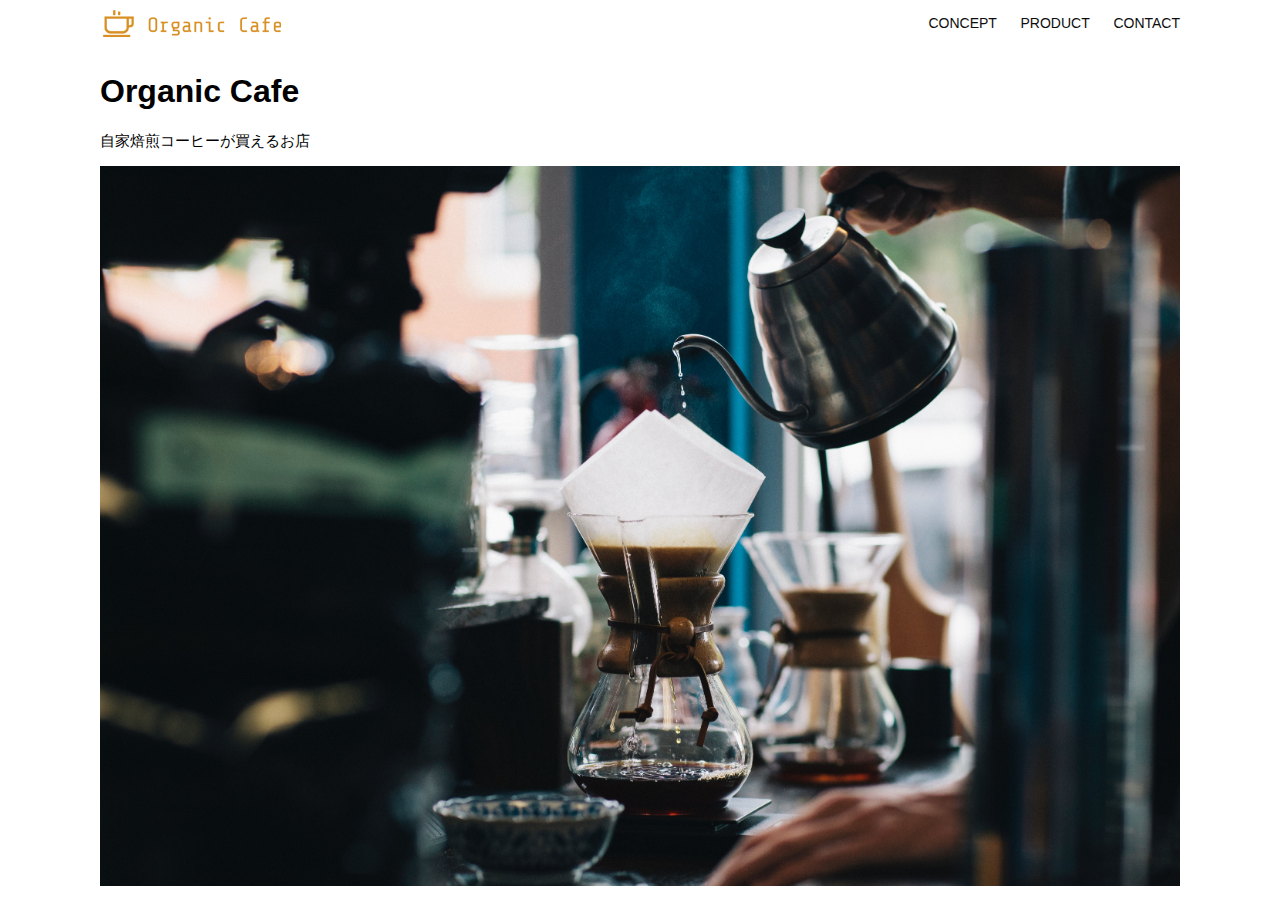
<file: kadai_013/index.html>
<!DOCTYPE html>
<html>
  <head>
    <title>Organic Cafe</title>
    <meta charset="UTF-8" />
    <meta
      name="description"
      content="自家焙煎のコーヒーがお家で楽しめるOrganic Cafe"
    />
    <meta name="viewport" content="width=device-width, initial-scale=1.0" />
    <link rel="stylesheet" href="style.css" />
  </head>
  <body>
    <!-- ヘッダー -->
    <header>
      <!-- ロゴ -->
      <a href="index.html" id="logo"
        ><img src="images/logo.png" alt="トップページに戻る"
      /></a>

      <!-- PC用ナビゲーション -->
      <nav id="nav-pc">
        <a href="index.html#concept">CONCEPT</a>
        <a href="index.html#product">PRODUCT</a>
        <a href="index.html#contact">CONTACT</a>
      </nav>
      <!--スマホ-->
      <img id="menu-sp" src="images/button-menu.png" alt="ナビゲーションを開く" onclick="document.getElementById('nav-sp').style.display='block'">
      <nav id="nav-sp">
        <img id="close" src="images/button-close.png" alt="ナビゲーションを閉じる" onclick="document.getElementById('nav-sp').style.display='none'">
        <img src="images/logo-sp.png" alt="トップページを閉じる">
        <a id="logo-sp" href="index.html" onclick="document.getElementById('nav-sp').style.display='none'">
        <img src="images/logo-sp.png" alt="トップページに戻る"></a>
        <a class="menu" href="index.html#concept" onclick="document.getElementById('nav-sp').style.display='none'">CONCEPT</a>
        <a class="menu" href="index.html#product" onclick="document.getElementById('nav-sp').style.display='none'">PRODUCT</a>
        <a class="menu" href="index.html#contact" onclick="document.getElementById('nav-sp').style.display='none'">CONTACT</a>
      </nav>
    </header>
    <main>
      <article>
        <!-- メインビジュアル -->
        <section id="main-visual">
          <div id="main-message">
            <h1>Organic Cafe</h1>
            <p>自家焙煎コーヒーが買えるお店</p>
          </div>
          <img
            src="images/main-image.jpg"
            alt="コーヒーをハンドドリップで淹れる画像"
          />
        </section>
      </article>
    </main>
  </body>
</html>
</file>
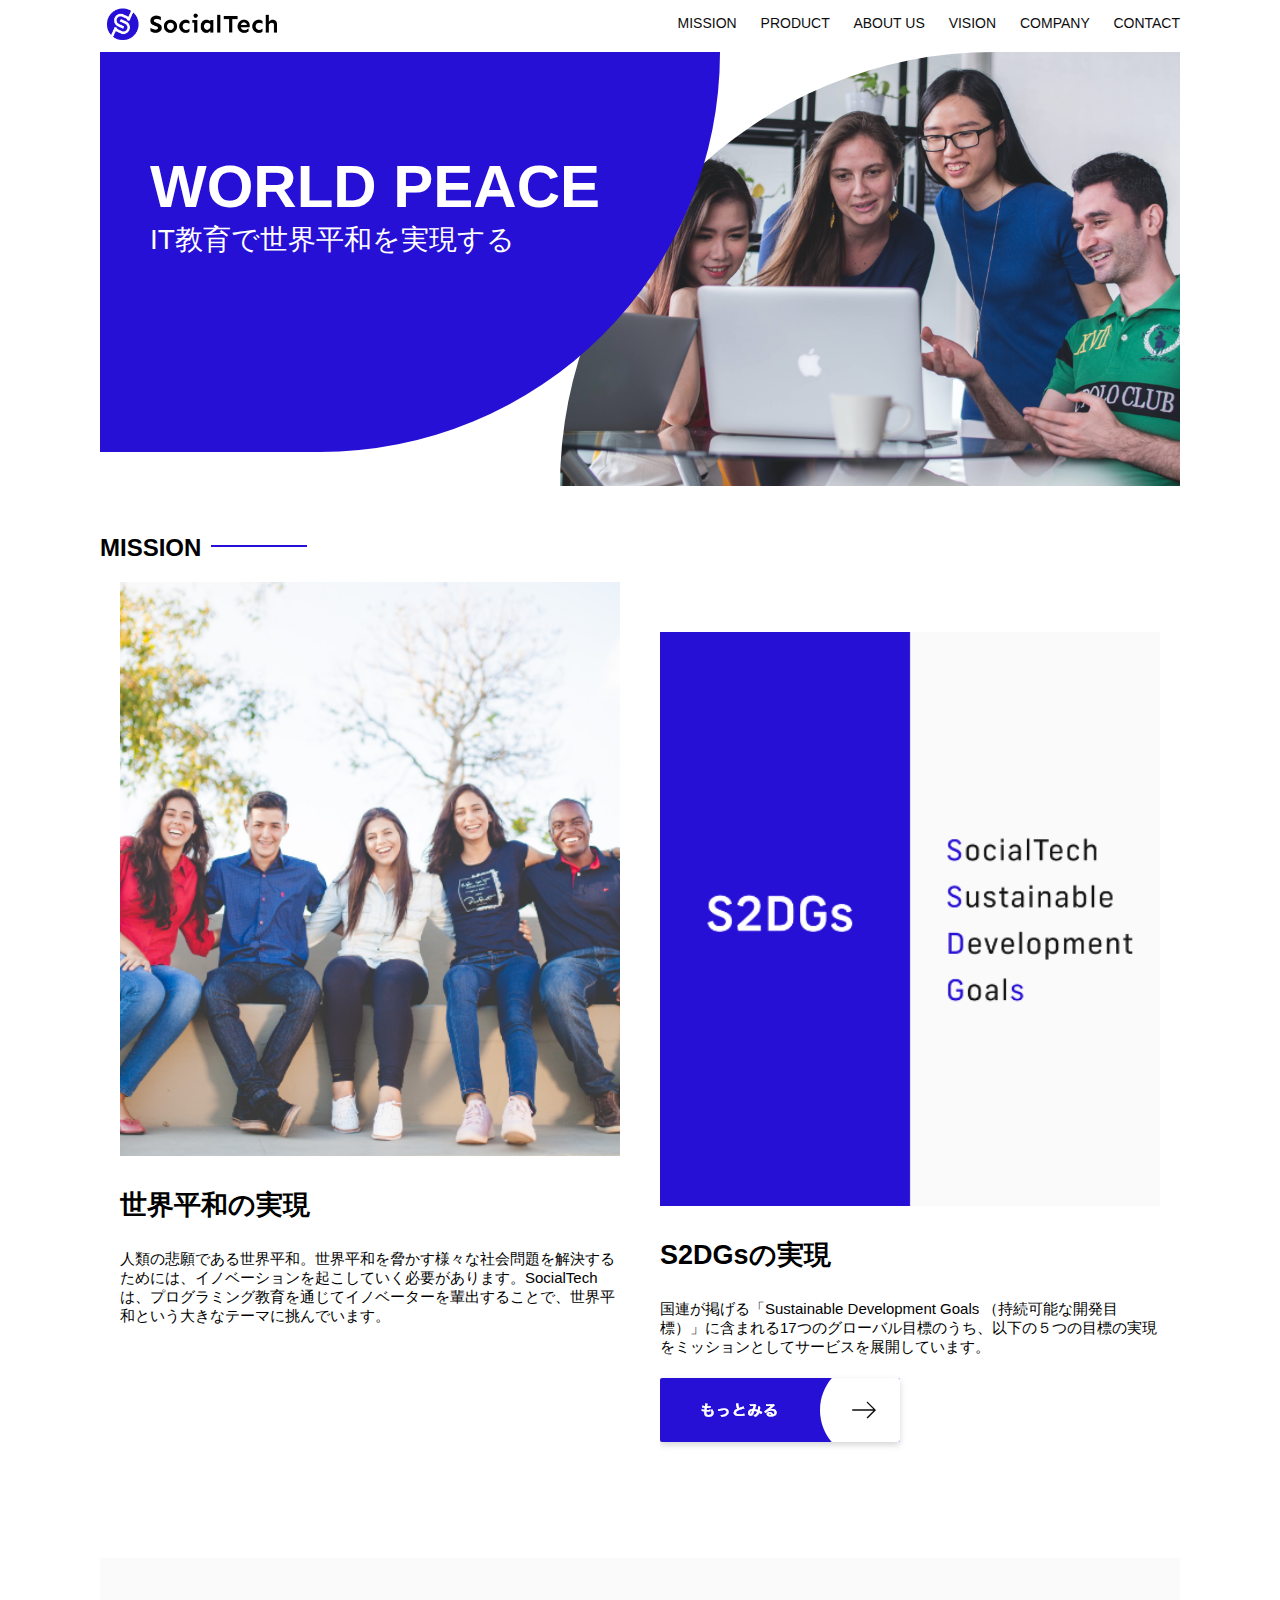
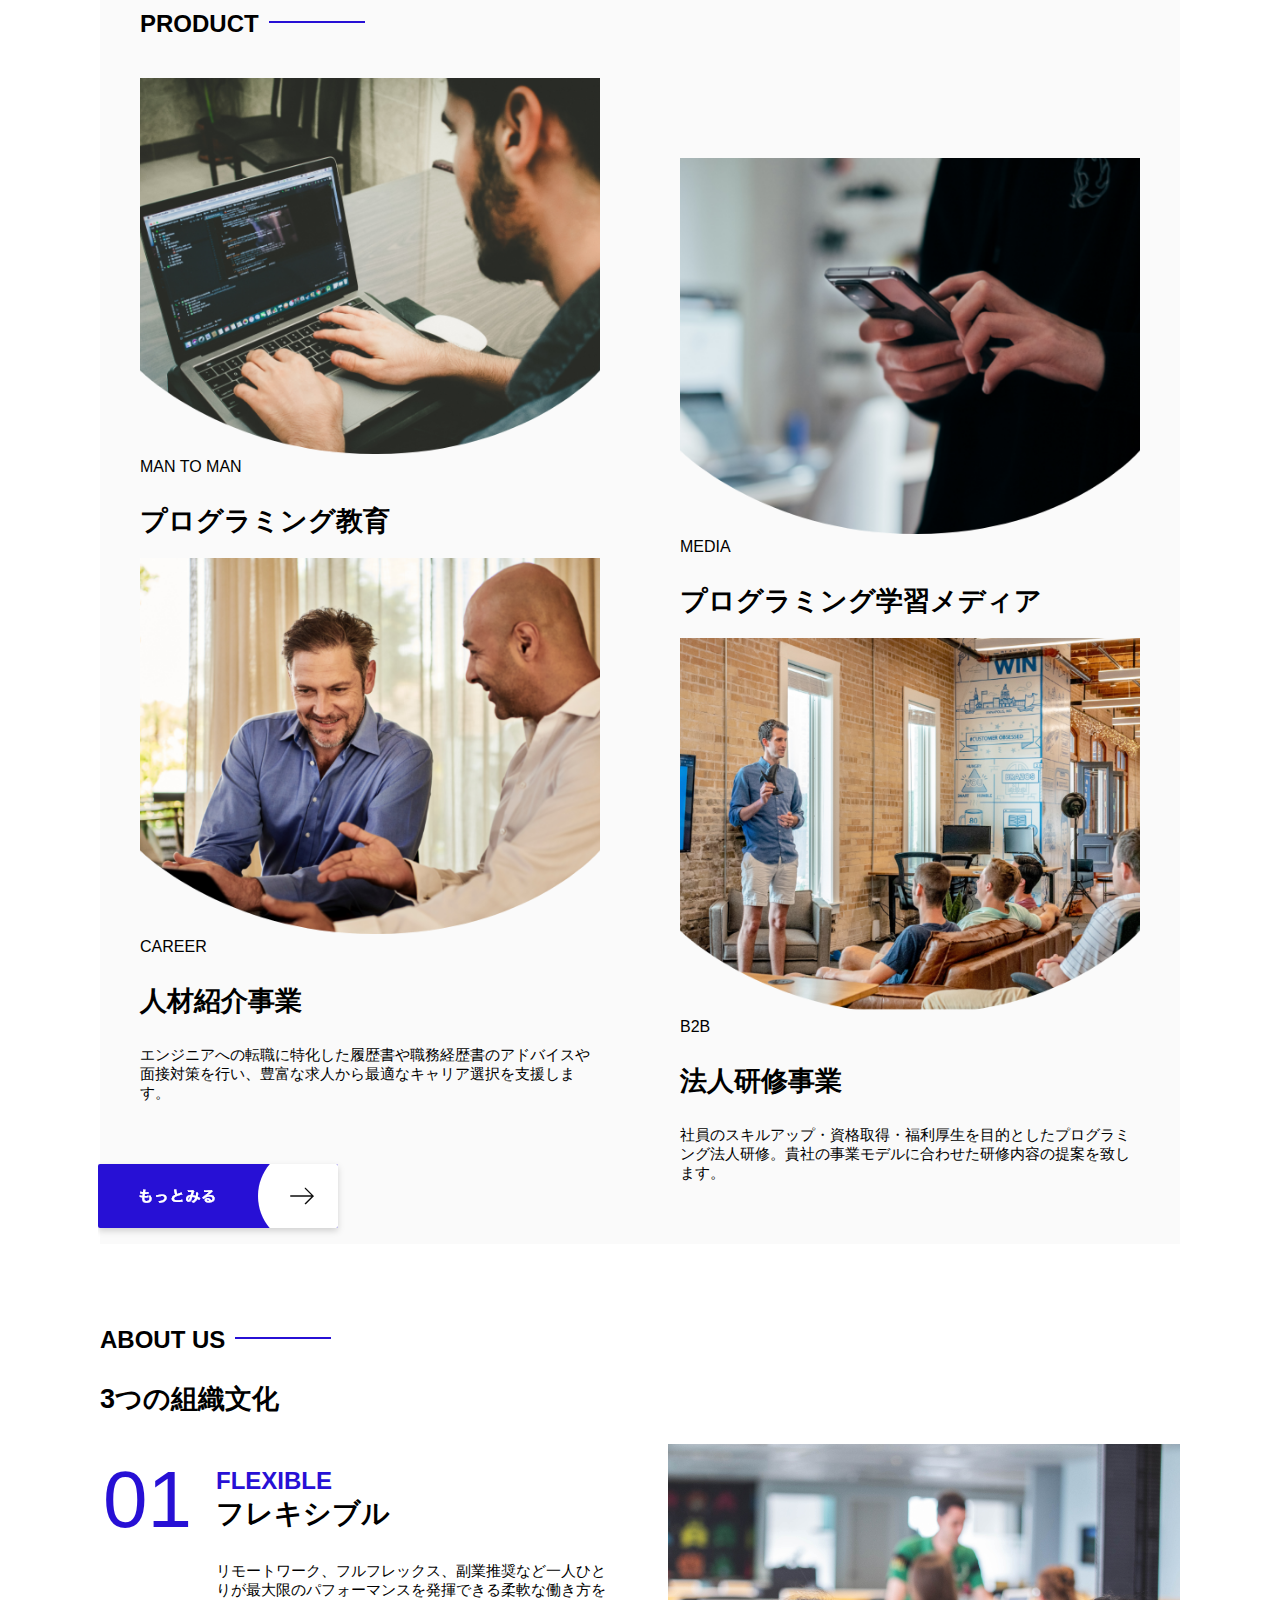
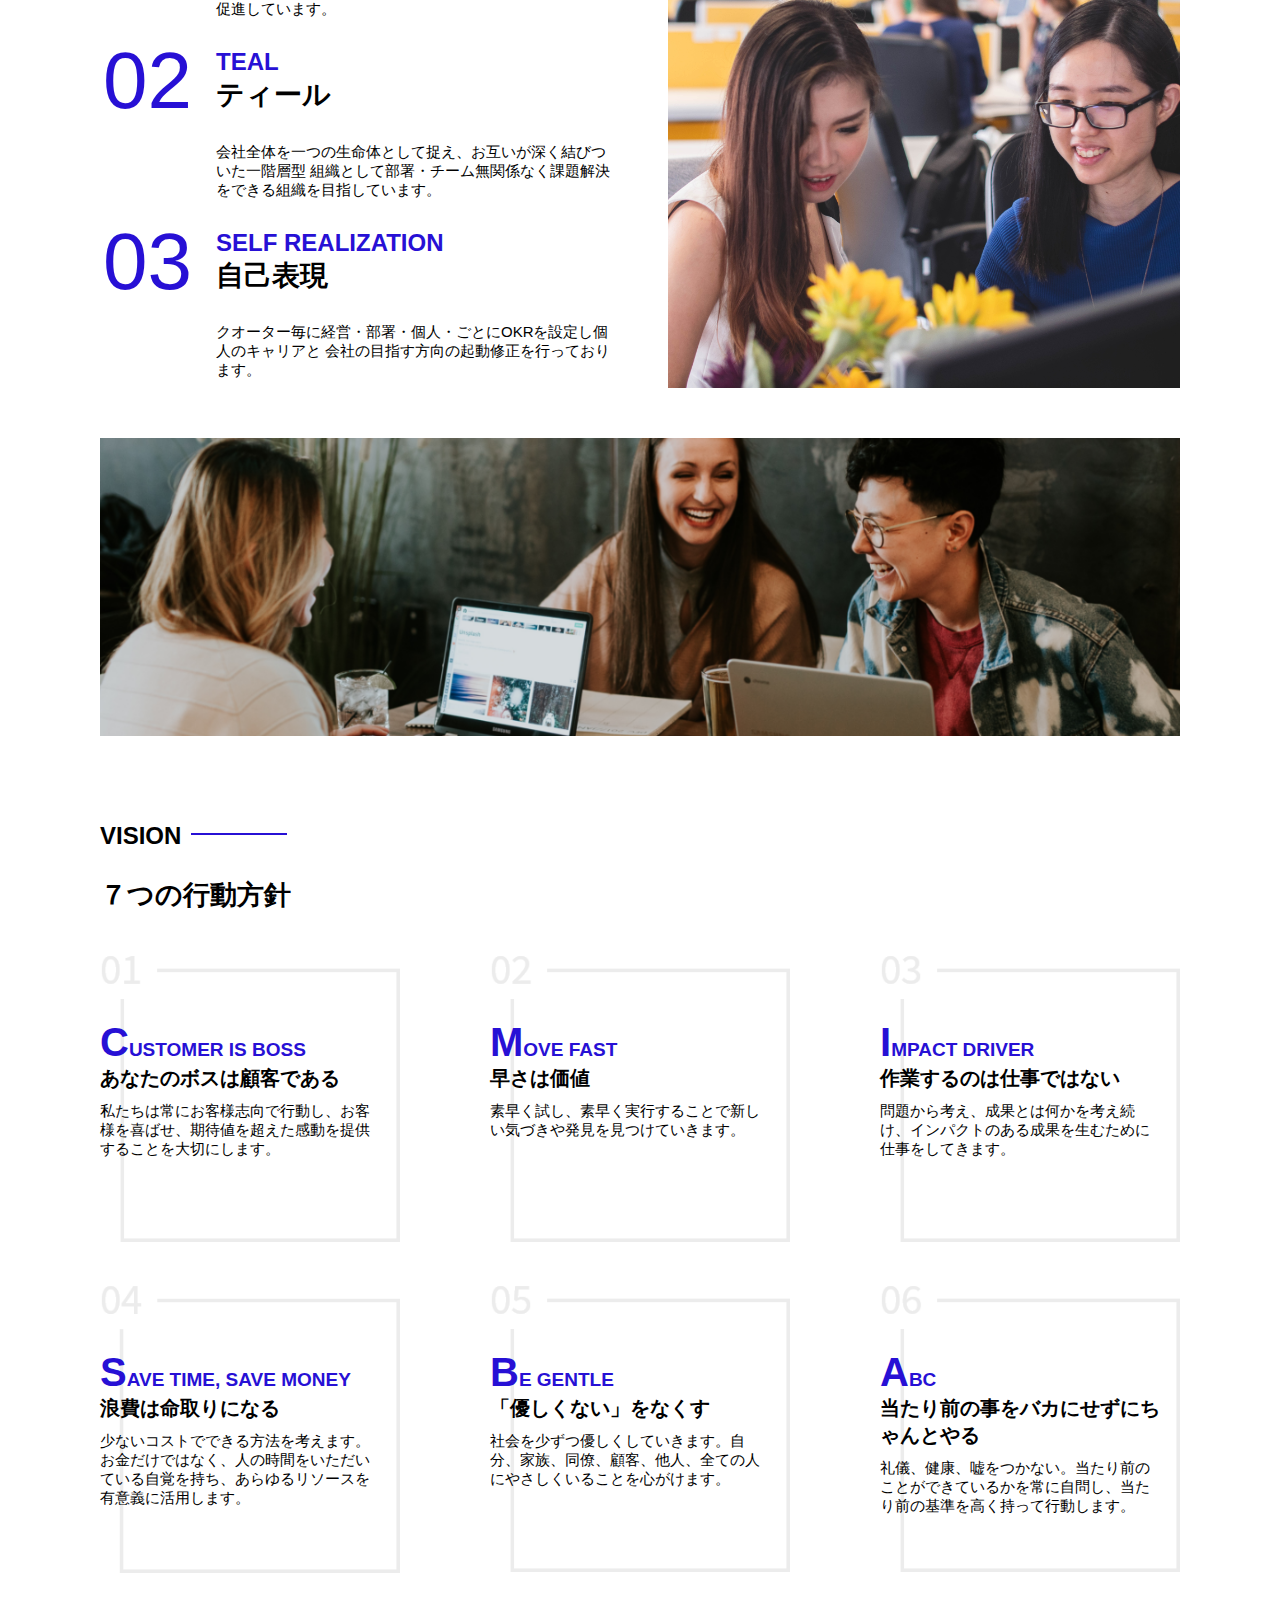
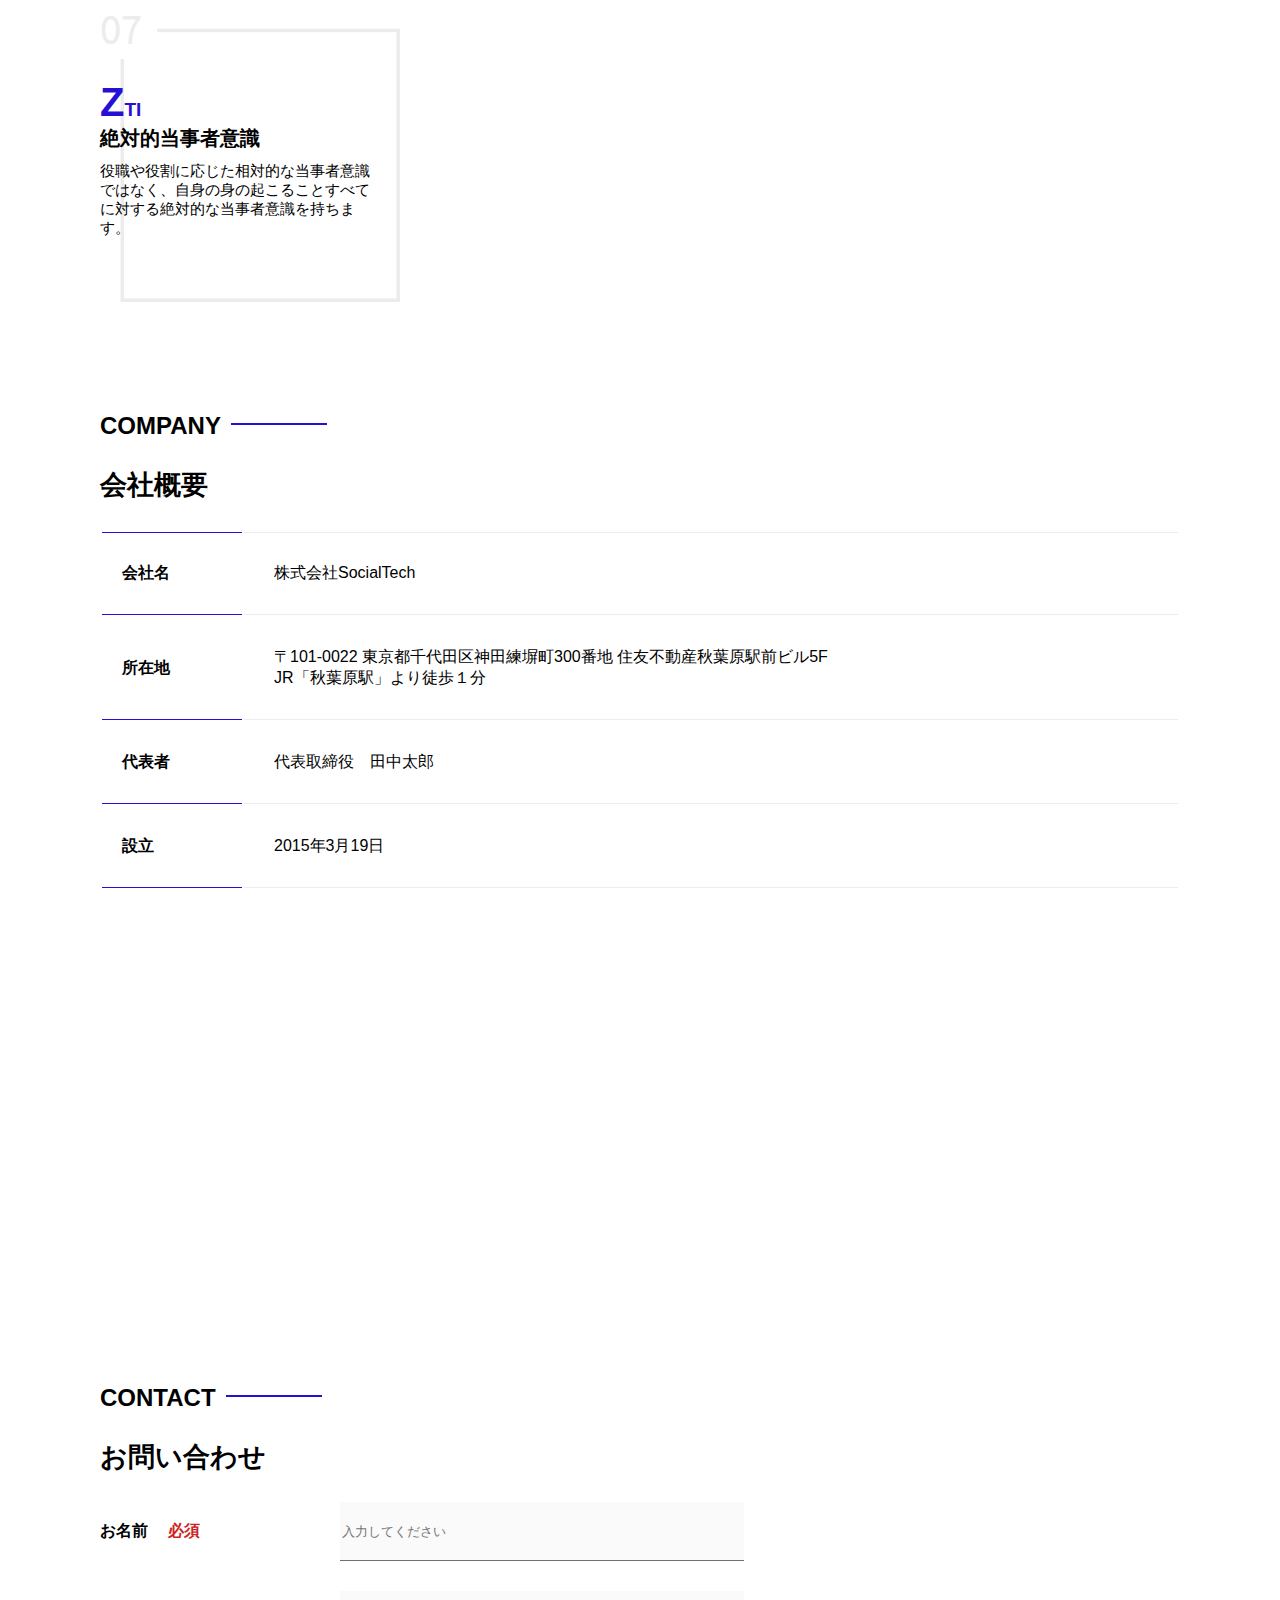
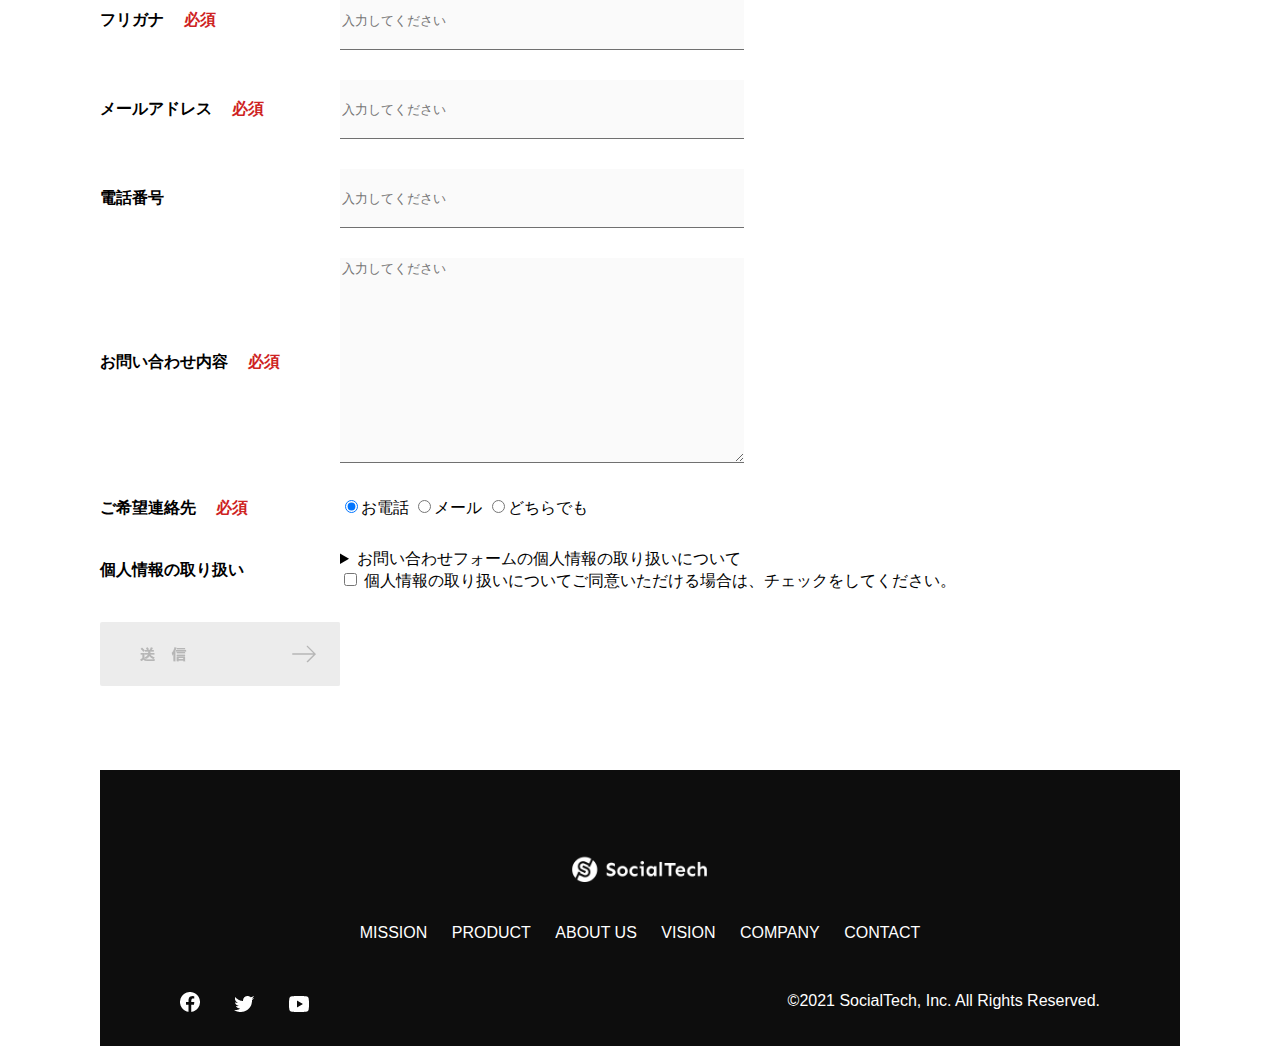
<file: kadai_tutorial_output/socialtech/index.html>
<!DOCTYPE html>
<html>
    <head>
        <title>SocialTech</title>
        <meta charset="UTF-8">
        <meta name="description" content="SocialTechはEdTech業界のリーディングカンパニーを目指します">
        <meta name="viewport" content="width=device-width, initial-scale=1.0">
        <link rel="stylesheet" href="style.css">
       
    </head>
    <body>
        <header>
            <a href="index.html" id="logo"><img src="images/logo.png" alt="トップページに戻る"></a>
        
            <nav id="nav-pc">
                <a href="mission.html">MISSION</a>
                <a href="product.html">PRODUCT</a>
                <a href="index.html#aboutus">ABOUT US</a>
                <a href="index.html#vision">VISION</a>
                <a href="index.html#company">COMPANY</a>
                <a href="index.html#contact">CONTACT</a>
            </nav>
            <!--メニューボタン-->
           <img id="menu-sp" src="images/button-menu.png" alt="ナビゲーションを開く" onclick="document.getElementById('nav-sp').style.display = 'block'">
            <!--スマホ用ナビゲーション-->
            <nav id="nav-sp">
                <img id="close" src="images/button-close.png" alt="ナビゲーションを閉じる" onclick="document.getElementById('nav-sp').style.display = 'none'">
                <a id="logo-sp" href="index.html" onclick="document.getElementById('nav-sp').style.display = 'none'"><img
                src="images/logo-sp.png" alt="トップページに戻る"></a>
                <a class="menu" href="mission.html" onclick="document.getElementById('nav-sp').style.display = 'none'">MISSION</a>
                <a class="menu" href="product.html" onclick="document.getElementById('nav-sp').style.display = 'none'">PRODUCT</a>
                <a class="menu" href="index.html#aboutus" onclick="document.getElementById('nav-sp').style.display = 'none'">ABOUT
                US</a>
                <a class="menu" href="index.html#vision"
                onclick="document.getElementById(nav-sp).style.display = 'none'">VISION</a>
                <a class="menu" href="index.html#company"
                onclick="document.getElementById('nav-sp').style.display = 'none'">COMPANY</a>
                <a class="menu" href="index.html#contact"
                onclick="document.getElementById('nav-sp').style.display = 'none'">CONTACT</a>
                <div id="sns">
                    <a href="https://www.facebook.com/sejuku2013"><img src="images/button-facebook.png" alt="Facebookのリンク"></a>
                    <a href="https://twitter.com/samuraijuku"><img src="images/button-twitter.png" alt="Twitterのリンク"></a>
                    <a href="https://www.youtube.com/channel/UCCFOQO5aDK0xXam4cUQXT8g"><img src="images/button-youtube.png" alt="YouTubeのリンク"></a>
                </div>
            </nav>
        </header>
        <main>
            <article>
                <!--メインビジュアル-->
                <section id="main-visual">
                    <div id="main-messege">
                        <h1>WORLD PEACE</h1>
                        <p>IT教育で世界平和を実現する</p>
                    </div>
                    <img src="images/index/index-main.png" alt="PCの周りに集まる多国籍の仲間たち">
                </section>
                <!--ミッション-->
                <section id="mission">
                    <h2 class="index-h2">MISSION</h2>
                    <div id="mission-flex">
                        <div>
                            <img id="mission-photo" src="images/index/index-mission.png" alt="屋外のベンチで写真を撮影する多国籍の仲間たち">
                        <h3>世界平和の実現</h3>
                        <p>
                            人類の悲願である世界平和。世界平和を脅かす様々な社会問題を解決するためには、イノベーションを起こしていく必要があります。SocialTechは、プログラミング教育を通じてイノベーターを輩出することで、世界平和という大きなテーマに挑んでいます。
                        </p>
                        </div>
                        <div>
                            <img id="s2dgs" src="images/index/s2dgs.png" alt="SDGs">
                            <h3>S2DGsの実現</h3>
                            <p>国連が掲げる「Sustainable Development Goals （持続可能な開発目標）」に含まれる17つのグローバル目標のうち、以下の５つの目標の実現をミッションとしてサービスを展開しています。</p>
                            <a href="mission.html">
                            <img src="images/button-more.png" alt="もっと見る">
                                </a>
                        </div>
                    </div>

                </section>

                <!--プロダクト-->
                <section id="product">
                    <h2 class="index-h2">PRODUCT</h2>
                    <div>
                        <div id="product-left">
                            <div>
                                <img class="product-photo" src="images/index/index-mantoman.png" alt="PCでコードを書く男性">
                                <div class="product-explain">
                                    <span>MAN TO MAN</span>
                                    <h3>プログラミング教育</h3>
                                    <p>2013年より日本で唯一の専属講師によるマンツーマンのプログラミングレッスンを開始。AI/人工知能やウェブデザインの学習も可能です。</p>

                                </div>
                            </div>
                            <div>
                                <img class="product-photo" src="images/index/index-career.png" alt="笑顔で話し合う二人の男性">
                                <div class="product-explain">
                                    <span>CAREER</span>
                                    <h3>人材紹介事業</h3>
                                    <p>エンジニアへの転職に特化した履歴書や職務経歴書のアドバイスや面接対策を行い、豊富な求人から最適なキャリア選択を支援します。</p>

                                </div>
                            </div>
                        </div>
                        <div id="product-right">
                            <div>
                                <img class="product-photo" src="images/index/index-media.png" alt="スマートフォンを操作する人">
                                <div class="product-explain">
                                    <span>MEDIA</span>
                                    <h3>プログラミング学習メディア</h3>
                                    <p>月間２００万人に読まれる日本最大級のプログラミングサイト「SocialTech Blog」やYouTubeチャンネルにて学習情報を発信しています。</p>

                                </div>
                            </div>
                            <div>
                                <img class="product-photo" src="images/index/index-b2b.png" alt="公演中の男性とそれを聴く人々">
                                <div class="product-explain">
                                    <span>B2B</span>
                                    <h3>法人研修事業</h3>
                                    <p>社員のスキルアップ・資格取得・福利厚生を目的としたプログラミング法人研修。貴社の事業モデルに合わせた研修内容の提案を致します。</p>

                                </div>
                            </div>
                        </div>
                    </div>
                    <div>
                    <a id="product-more" href="product.html">
                        <img src="images/button-more.png" alt="もっと見る">
                    </a>
                    </div>
                </section>
                <!--ABOUT US-->
                <section id="aboutus">
                    <h2 class="index-h2">ABOUT US</h2>
                    <h3>3つの組織文化</h3>
                    <div>
                        <table class="culture-table">
                            <tr>
                                <td>
                                    <span class="culture-num">01
                                    </span>
                                </td>
                                <td>
                                    <span class="culture-en">FLEXIBLE</span>
                                    <span class="culture-jp">フレキシブル</span>
                                </td>
                            </tr>
                            <tr>
                                <td>
                                    <!--空のセル-->
                                </td>
                                <td>
                                    <p class="culture-description">
                                        リモートワーク、フルフレックス、副業推奨など一人ひとりが最大限のパフォーマンスを発揮できる柔軟な働き方を促進しています。
                                    </p>
                                </td>
                            </tr>
                            <tr>
                                <td>
                                    <span class="culture-num">02</span>
                                </td>
                                <td>
                                    <span class="culture-en">TEAL</span>
                                    <span class="culture-jp">ティール</span>
                                </td>
                            </tr>
                            <tr>
                                <td>
                                    <!--空のセル-->
                                </td>
                                <td>
                                    <p class="culture-description">
                                        会社全体を一つの生命体として捉え、お互いが深く結びついた一階層型
                                        組織として部署・チーム無関係なく課題解決をできる組織を目指しています。
                                    </p>
                                </td>
                            </tr>
                            <tr>
                                <td>
                                    <span class="culture-num">03</span>
                                </td>
                                <td>
                                    <span class="culture-en">SELF REALIZATION</span>
                                    <span class="culture-jp">自己表現</span>
                                </td>
                            </tr>
                            <tr>
                                <td>
                                    <!--空のセル-->
                                </td>
                                <td>
                                    <p class="culture-description">
                                        クオーター毎に経営・部署・個人・ごとにOKRを設定し個人のキャリアと
                                        会社の目指す方向の起動修正を行っております。
                                    </p>
                                </td>
                            </tr>
                        </table>
                        <img class="culture-img" src="images/index/index-aboutus1.png" alt="笑顔で話し合う二人の女性">
                    </div>
                    <img class="culture-img2" src="images/index/index-aboutus2.png" alt="笑顔で話し合う３人の男女">
                </section>
                <!--VISION-->
                <section id="vision">
                    <h2 class="index-h2">VISION</h2>
                    <h3>７つの行動方針</h3>
                    <div>
                        <div class="vision-box">
                            <img src="images/index/vision-01.png" alt="01">
                            <span>
                                <h4>CUSTOMER IS BOSS</h4>
                                <h5>あなたのボスは顧客である</h5>
                                <p>私たちは常にお客様志向で行動し、お客様を喜ばせ、期待値を超えた感動を提供することを大切にします。</p>
                            </span>
                        </div>
                        <div class="vision-box">
                            <img src="images/index/vision-02.png" alt="02">
                            <span>
                                <h4>MOVE FAST</h4>
                                <h5>早さは価値</h5>
                                <p>素早く試し、素早く実行することで新しい気づきや発見を見つけていきます。</p>

                            </span>
                        </div>
                        <div class="vision-box">
                            <img src="images/index/vision-03.png" alt="03">
                            <span>
                                <h4>IMPACT DRIVER</h4>
                                <h5>作業するのは仕事ではない</h5>
                                <p>問題から考え、成果とは何かを考え続け、インパクトのある成果を生むために仕事をしてきます。</p>
                            </span>
                        </div>
                        <div class="vision-box">
                            <img src="images/index/vision-04.png" alt="04">
                            <span>
                                <h4>SAVE TIME, SAVE MONEY</h4>
                                <h5>浪費は命取りになる</h5>
                                <p>少ないコストでできる方法を考えます。お金だけではなく、人の時間をいただいている自覚を持ち、あらゆるリソースを有意義に活用します。</p>
                            </span>
                        </div>
                        <div class="vision-box">
                            <img src="images/index/vision-05.png" alt="05">
                            <span>
                                <h4>BE GENTLE</h4>
                                <h5>「優しくない」をなくす</h5>
                                <p>社会を少ずつ優しくしていきます。自分、家族、同僚、顧客、他人、全ての人にやさしくいることを心がけます。</p>
                            </span>
                        </div>
                        <div class="vision-box">
                            <img src="images/index/vision-06.png" alt="06">
                            <span>
                                <h4>ABC</h4>
                                <h5>当たり前の事をバカにせずにちゃんとやる</h5>
                                <p>礼儀、健康、嘘をつかない。当たり前のことができているかを常に自問し、当たり前の基準を高く持って行動します。</p>
                            </span>
                        </div>
                        <div class="vision-box">
                            <img src="images/index/vision-07.png" alt="07">
                            <span>
                                <h4>ZTI</h4>
                                <h5>絶対的当事者意識</h5>
                                <p>役職や役割に応じた相対的な当事者意識ではなく、自身の身の起こることすべてに対する絶対的な当事者意識を持ちます。</p>
                            </span>
                        </div>
                    </div>
                </section>
                <!--COMPANY-->
                <section id="company">
                    <h2 class="index-h2">COMPANY</h2>
                    <h3>会社概要</h3>
                    <table id="company-table">
                        <tr>
                            <th class="tableheader-first">会社名</th>
                            <td class="cell-first">株式会社SocialTech</td>
                        </tr>
                        <tr>
                            <th class="tableheader">所在地</th>
                            <td class="cell">〒101-0022 東京都千代田区神田練塀町300番地 住友不動産秋葉原駅前ビル5F<br>JR「秋葉原駅」より徒歩１分</td>
                        </tr>
                        <tr>
                            <th class="tableheader">代表者</th>
                            <td class="cell">代表取締役　田中太郎</td>
                        </tr>
                        <tr>
                            <th class="tableheader">設立</th>
                            <td class="cell">2015年3月19日</td>
                        </tr>
                    </table>
                    <iframe src="https://www.google.com/maps/embed?pb=!1m18!1m12!1m3!1d3240.0688540195165!2d139.7746526!3d35.6999232!2m3!1f0!2f0!3f0!3m2!1i1024!2i768!4f13.1!3m3!1m2!1s0x60188fee13660e23%3A0x77137876edf742ac!2z5L2P5Y-L5LiN5YuV55Sj56eL6JGJ5Y6f6aeF5YmN44OT44Or!5e0!3m2!1sja!2sjp!4v1710936199087!5m2!1sja!2sjp" width="600" height="450" style="border:0;" allowfullscreen="" loading="lazy" referrerpolicy="no-referrer-when-downgrade"></iframe>
                </section>
                <!--お問い合わせフォーム-->
                <section id="contact">
                    <h2 class="index-h2">CONTACT</h2>
                    <h3>お問い合わせ</h3>
                    <form>
                        <div>
                            <div class="contact-heading">
                                <label class="contact-label">お名前<span class="contact-span">必須</span></label>
                            </div>
                            <div>
                                <input type="text" name="name" placeholder="入力してください" class="contact-textbox">

                            </div>
                        </div>
                        <div>
                            <div class="contact-heading">
                                <label class="contact-label">フリガナ<span class="contact-span">必須</span></label>
                            </div>
                            <div>
                                <input type="text" name="hurigana" placeholder="入力してください" class="contact-textbox">
                            </div>
                        </div>
                        <div>
                            <div class="contact-heading">
                                <label class="contact-label">メールアドレス<span class="contact-span">必須</span></label>
                            </div>
                            <div>
                                <input type="text" name="email" placeholder="入力してください" class="contact-textbox">
                            </div>
                        </div>
                        <div>
                        <div class="contact-heading">
                            <label class="contact-label">電話番号</label>
                        </div>
                        <div>
                            <input type="text" name="tel" placeholder="入力してください" class="contact-textbox">
                        </div>
                        </div>
                        <div>
                            <div class="contact-heading">
                                <label class="contact-label">お問い合わせ内容<span class="contact-span">必須</span></label>
                            </div>
                            <div>
                                <textarea class="contact-textarea" placeholder="入力してください" name="message"></textarea>
                            </div>
                        </div>
                            <div>
                        <div class="contact-heading">
                            <label class="contact-label">ご希望連絡先<span class="contact-span">必須</span></label>
                        </div>
                        <div>
                            <input class="radiobutton" type="radio" value="tel" name="contact" checked><label>お電話</label>
                            <input class="radiobutton" type="radio" value="mail" name="contact"><label>メール</label>
                            <input class="radiobutton" type="radio" value="both" name="contact"><label>どちらでも</label>
                        </div>
                        </div>
                        <div>
                            <div class="contact-heading">
                                <label class="contact-label">個人情報の取り扱い</label>
                            </div>
                            <div>
                                <details>
                                    <summary>お問い合わせフォームの個人情報の取り扱いについて</summary>
                                    <div>
                                        <span>1.組織の名称又は氏名</span><br>
                                        株式会社SocialTech<br><br>
                                        <span>２．個人情報保護管理者（若しくはその代理人）の氏名又は職名、所属及び連絡先
                                            鈴木 一郎 コーポレート部
                                        </span><br>
                                        メールアドレス：samurai@example.com<br>
                                         TEL：03-1234-5678<br>
                                         <span>３．個人情報の利用目的</span><br>
                   ・本サービス及び本サービスに関連する情報の提供又はそれらに関する連絡のため<br>
                   ・ユーザーの本人確認のため<br>
                   ・当社サービスのご案内のため<br>
                   ・当社の商品等の広告または宣伝（電子メールによるものを含むものとします。）<br><br>
                   <span>４．個人情報の取り扱い業務の委託</span><br>
                   個人情報の取扱業務の全部または一部を外部に業務委託する場合があります。<br>
                   その際、弊社は、個人情報を適切に保護できる管理体制を敷き実行していることを条件として<br>
                   委託先を厳選したうえで、機密保持契約を委託先と締結し、お客様の個人情報を厳密に管理させます。<br><br>
                   <span>５．個人情報の開示等の請求</span><br>
                   お客様は、弊社に対してご自身の個人情報の開示等（利用目的の通知、開示、内容の訂正・追加・削除、利用の停止または消去、第三者への提供の停止）に関して、当社問合わせ窓口に申し出ることができます。<br>
                   その際、弊社はお客様ご本人を確認させていただいたうえで、合理的な期間内に対応いたします。<br><br>
                   なお、個人情報に関する弊社問合わせ先は、次の通りです。<br><br>
                   株式会社SocialTech　個人情報問合せ窓口<br>
                   〒101-0022 東京都千代田区神田練塀町300番地 住友不動産秋葉原駅前ビル5F<br>
                   メールアドレス：samurai@example.com　TEL：03-1234-5678<br><br>
                   <span>６．個人情報を提供されることの任意性について</span><br><br>
                   お客様がご自身の個人情報を弊社に提供されるか否かは、お客様のご判断によりますが、もしご提供されない場合には、適切なサービスが提供できない場合がありますので予めご了承ください。   
                                    </div>
                                </details>
                                <input type="checkbox" name="agree">
                                <span>個人情報の取り扱いについてご同意いただける場合は、チェックをしてください。</span>
                            </div>
                        </div>
                        <input type="image" src="images/button-submit.png" alt="送信する">
                    </form>
                </section>
            </article>
            <footer>
                <div id="footer-logo">
                    <img src="images/logo-sp.png" alt="SocialTech">
                </div>
                <div id="footer-link">
                    <a href="mission.html">MISSION</a>
                    <a href="product.html">PRODUCT</a>
                    <a href="index.html#aboutus">ABOUT US</a>
                    <a href="index.html#vision">VISION</a>
                    <a href="index.html#company">COMPANY</a>
                    <a href="index.html#contact">CONTACT</a>
                </div>
                <div id="sns-footer">
                    <a href="https://www.facebook.com/sejuku2013"><img src="images/button-facebook.png" alt="Facebookのリンク"></a>
                    <a href="https://twitter.com/samuraijuku"><img src="images/button-twitter.png" alt="Twitterのリンク"></a>
                    <a href="https://www.youtube.com/channel/UCCFOQO5aDK0xXam4cUQXT8g"><img src="images/button-youtube.png" alt="YouTubeのリンク"></a>
                    <span id="copyright">&copy;2021 SocialTech, Inc. All Rights Reserved. </span>
                </div>
            </footer>
        </main>
    </body>
</html>
</file>
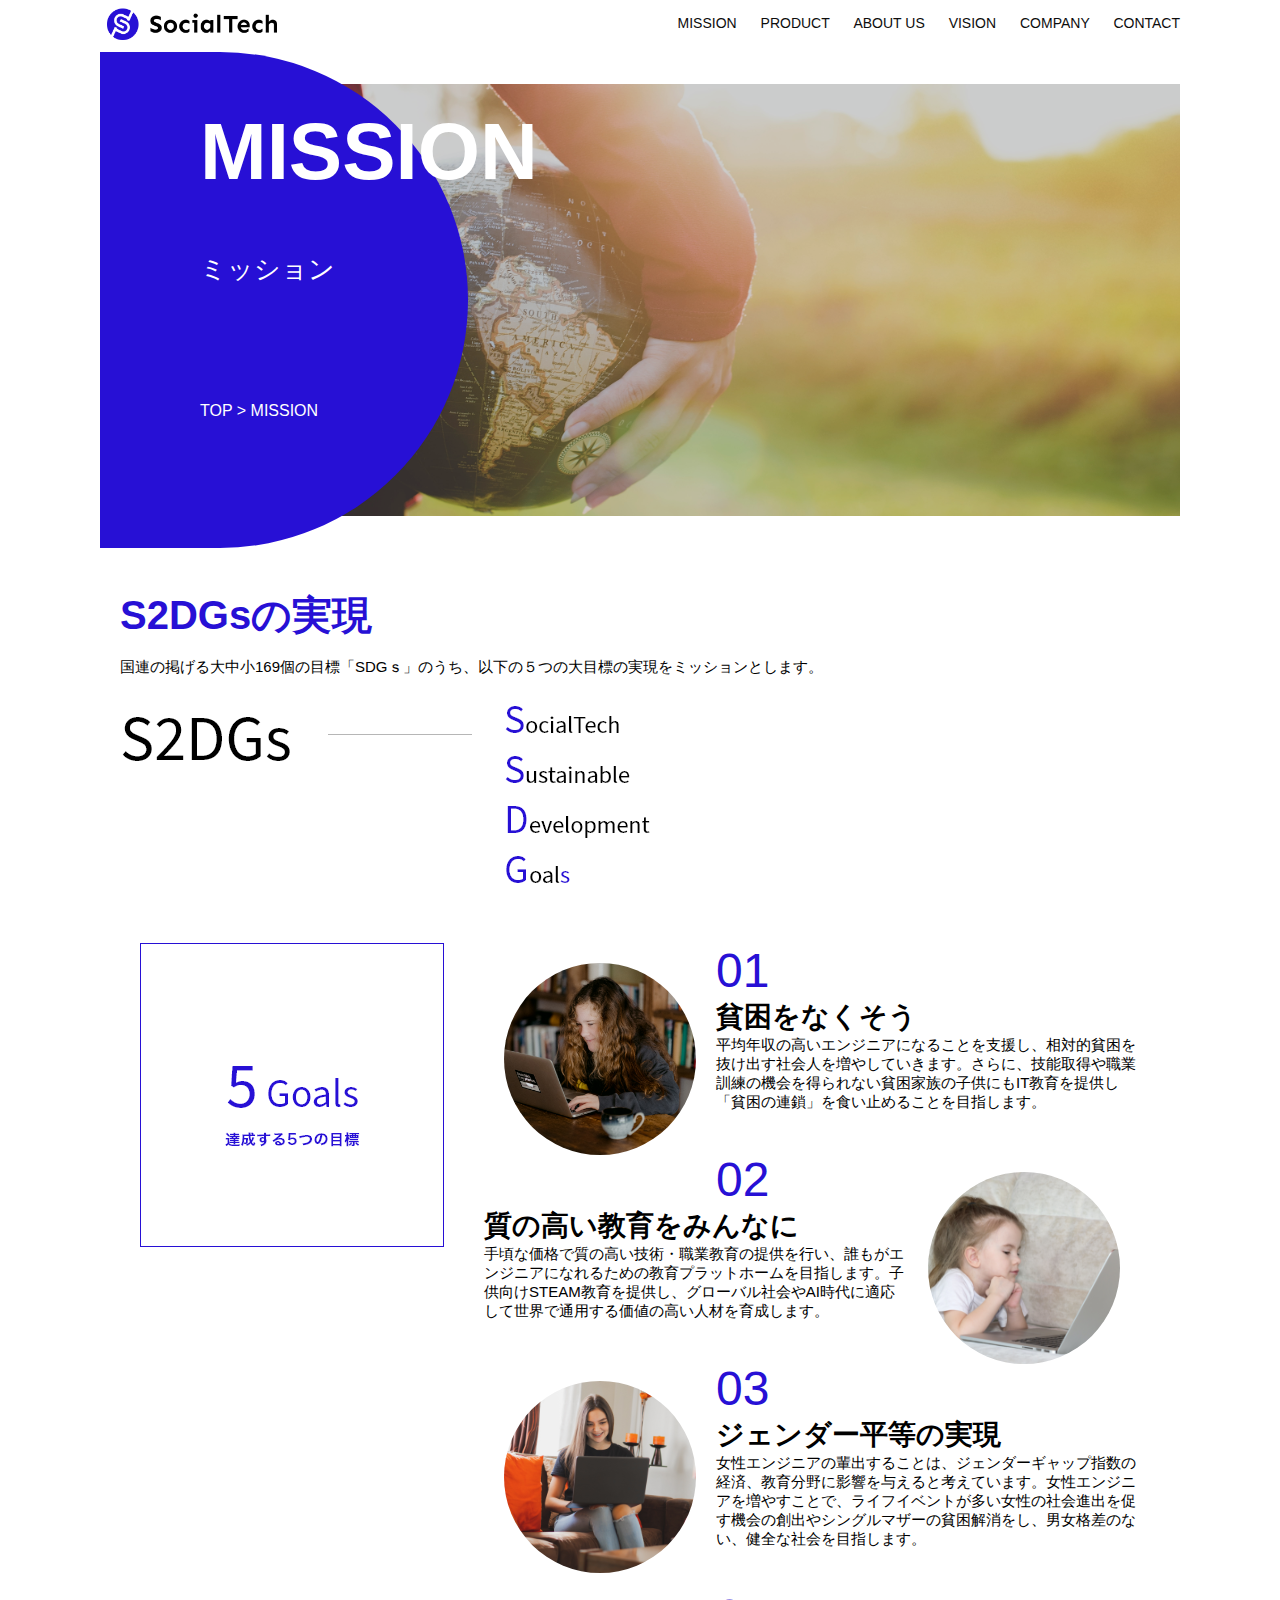
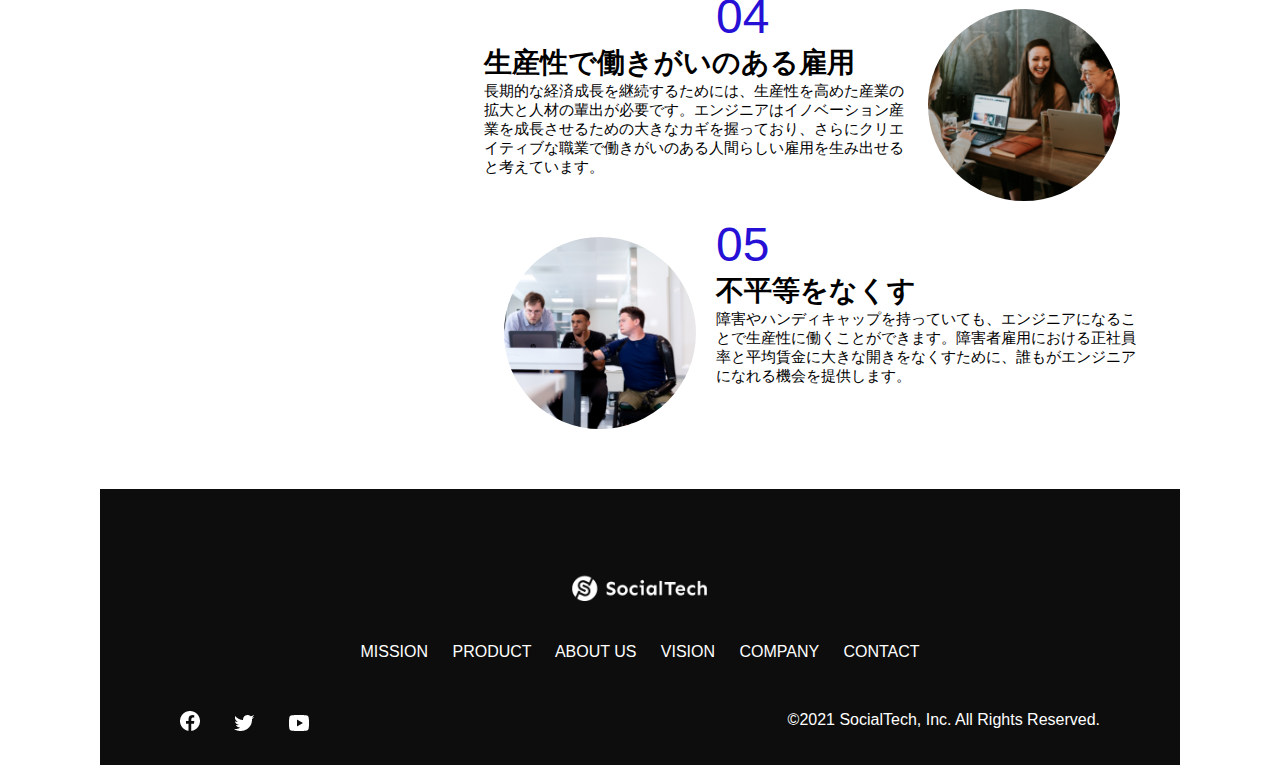
<file: kadai_tutorial_output/socialtech/mission.html>
<!DOCTYPE html>
<html>
    <head>
        <title>SocialTech - MISSION ミッション -</title>
        <meta charset="UTF-8">
        <meta name="description" content="SocialTechが目指す5つの目標（S2DGs）を紹介します"
        <meta name="viewport" content="width=device-width, initial-scale=1.0">
        <link rel="stylesheet" href="style.css">
       
    </head>
    <body>
        <header>
            <a href="index.html" id="logo"><img src="images/logo.png" alt="トップページに戻る"></a>
        
            <nav id="nav-pc">
                <a href="mission.html">MISSION</a>
                <a href="product.html">PRODUCT</a>
                <a href="index.html#aboutus">ABOUT US</a>
                <a href="index.html#vision">VISION</a>
                <a href="index.html#company">COMPANY</a>
                <a href="index.html#contact">CONTACT</a>
            </nav>
            <!--メニューボタン-->
           <img id="menu-sp" src="images/button-menu.png" alt="ナビゲーションを開く" onclick="document.getElementById('nav-sp').style.display = 'block'">
            <!--スマホ用ナビゲーション-->
            <nav id="nav-sp">
                <img id="close" src="images/button-close.png" alt="ナビゲーションを閉じる" onclick="document.getElementById('nav-sp').style.display = 'none'">
                <a id="logo-sp" href="index.html" onclick="document.getElementById('nav-sp').style.display = 'none'"><img
                src="images/logo-sp.png" alt="トップページに戻る"></a>
                <a class="menu" href="mission.html" onclick="document.getElementById('nav-sp').style.display = 'none'">MISSION</a>
                <a class="menu" href="product.html" onclick="document.getElementById('nav-sp').style.display = 'none'">PRODUCT</a>
                <a class="menu" href="index.html#aboutus" onclick="document.getElementById('nav-sp').style.display = 'none'">ABOUT
                US</a>
                <a class="menu" href="index.html#vision"
                onclick="document.getElementById(nav-sp).style.display = 'none'">VISION</a>
                <a class="menu" href="index.html#company"
                onclick="document.getElementById('nav-sp').style.display = 'none'">COMPANY</a>
                <a class="menu" href="index.html#contact"
                onclick="document.getElementById('nav-sp').style.display = 'none'">CONTACT</a>
                <div id="sns">
                    <a href="https://www.facebook.com/sejuku2013"><img src="images/button-facebook.png" alt="Facebookのリンク"></a>
                    <a href="https://twitter.com/samuraijuku"><img src="images/button-twitter.png" alt="Twitterのリンク"></a>
                    <a href="https://www.youtube.com/channel/UCCFOQO5aDK0xXam4cUQXT8g"><img src="images/button-youtube.png" alt="YouTubeのリンク"></a>
                </div>
            </nav>
        </header>
        <main>
            <article>
                <section id="mission-main">
                    <div id="mission-title">
                        <h1>MISSION</h1>
                        <span>ミッション</span>
                        <div>TOP > MISSION</div>
                    </div>
                </section>
                <section id="mission-s2dgs">
                    <h2 class="mission-h2">S2DGsの実現</h2>
                    <p>国連の掲げる大中小169個の目標「SDGｓ」のうち、以下の５つの大目標の実現をミッションとします。
                    </p>
                    <img src="images/mission/mission-s2dgs.png" alt="S2DGs">
                </section>
                <section id="mission-5goals">
                    <div>
                        <img id="s2dgs-image" src="images/mission/mission-5goals.png" alt="5Goals">
                    </div>
                    <div>
                        <div>
                            <img class="fivegoals-image-left" src="images/mission/mission-5goals01.png" alt="PCを操作する女の子">
                        <span class="fivegoals-number">01</span>
                        <h3 class="fivegoals-h3">貧困をなくそう</h3>
                        <p class="fivegoals-p">
                            平均年収の高いエンジニアになることを支援し、相対的貧困を抜け出す社会人を増やしていきます。さらに、技能取得や職業訓練の機会を得られない貧困家族の子供にもIT教育を提供し「貧困の連鎖」を食い止めることを目指します。
                        </p>
                        </div>
                  
                        <div>
                            <img class="fivegoals-image-right" src="images/mission/mission-5goals02.png" alt="PCを見つめる小さい女の子">
                        <span class="fivegoals-number">02</span>
                        <h3 class="fivegoals-h3">質の高い教育をみんなに</h3>
                        <p class="fivegoals-p">
                            手頃な価格で質の高い技術・職業教育の提供を行い、誰もがエンジニアになれるための教育プラットホームを目指します。子供向けSTEAM教育を提供し、グローバル社会やAI時代に適応して世界で通用する価値の高い人材を育成します。
                        </p>
                        </div>

                        <div>
                            <img class="fivegoals-image-left" src="images/mission/mission-5goals03.png" alt="PCを操作する女性">
                        <span class="fivegoals-number">03</span>
                        <h3 class="fivegoals-h3">ジェンダー平等の実現</h3>
                        <p class="fivegoals-p">
                            女性エンジニアの輩出することは、ジェンダーギャップ指数の経済、教育分野に影響を与えると考えています。女性エンジニアを増やすことで、ライフイベントが多い女性の社会進出を促す機会の創出やシングルマザーの貧困解消をし、男女格差のない、健全な社会を目指します。

                        </p>

                        </div>

                        <div>
                            <img class="fivegoals-image-right" src="images/mission/mission-5goals04.png" alt="笑顔で話し合う３人の男女">
                        <span class="fivegoals-number">04</span>
                        <h3 class="fivegoals-h3">生産性で働きがいのある雇用</h3>
                        <p class="fivegoals-p">
                          長期的な経済成長を継続するためには、生産性を高めた産業の拡大と人材の輩出が必要です。エンジニアはイノベーション産業を成長させるための大きなカギを握っており、さらにクリエイティブな職業で働きがいのある人間らしい雇用を生み出せると考えています。
                        </p>
                        </div>

                        <div>
                            <img class="fivegoals-image-left" src="images/mission/mission-5goals05.png" alt="障害を持つ男性が生き生きと働く様子">
                        <span class="fivegoals-number">05</span>
                        <h3 class="fivegoals-h3">不平等をなくす</h3>
                        <p class="fivegoals-p">
                          障害やハンディキャップを持っていても、エンジニアになることで生産性に働くことができます。障害者雇用における正社員率と平均賃金に大きな開きをなくすために、誰もがエンジニアになれる機会を提供します。
                        </p>
                        </div>
                    </div>
                </section>
            </article>
            <footer>
                <div id="footer-logo">
                    <img src="images/logo-sp.png" alt="SocialTech">
                </div>
                <div id="footer-link">
                    <a href="mission.html">MISSION</a>
                    <a href="product.html">PRODUCT</a>
                    <a href="index.html#aboutus">ABOUT US</a>
                    <a href="index.html#vision">VISION</a>
                    <a href="index.html#company">COMPANY</a>
                    <a href="index.html#contact">CONTACT</a>
                </div>
                <div id="sns-footer">
                    <a href="https://www.facebook.com/sejuku2013"><img src="images/button-facebook.png" alt="Facebookのリンク"></a>
                    <a href="https://twitter.com/samuraijuku"><img src="images/button-twitter.png" alt="Twitterのリンク"></a>
                    <a href="https://www.youtube.com/channel/UCCFOQO5aDK0xXam4cUQXT8g"><img src="images/button-youtube.png" alt="YouTubeのリンク"></a>
                    <span id="copyright">&copy;2021 SocialTech, Inc. All Rights Reserved. </span>
                </div>
            </footer>
        </main>
        </body>
</html>
</file>
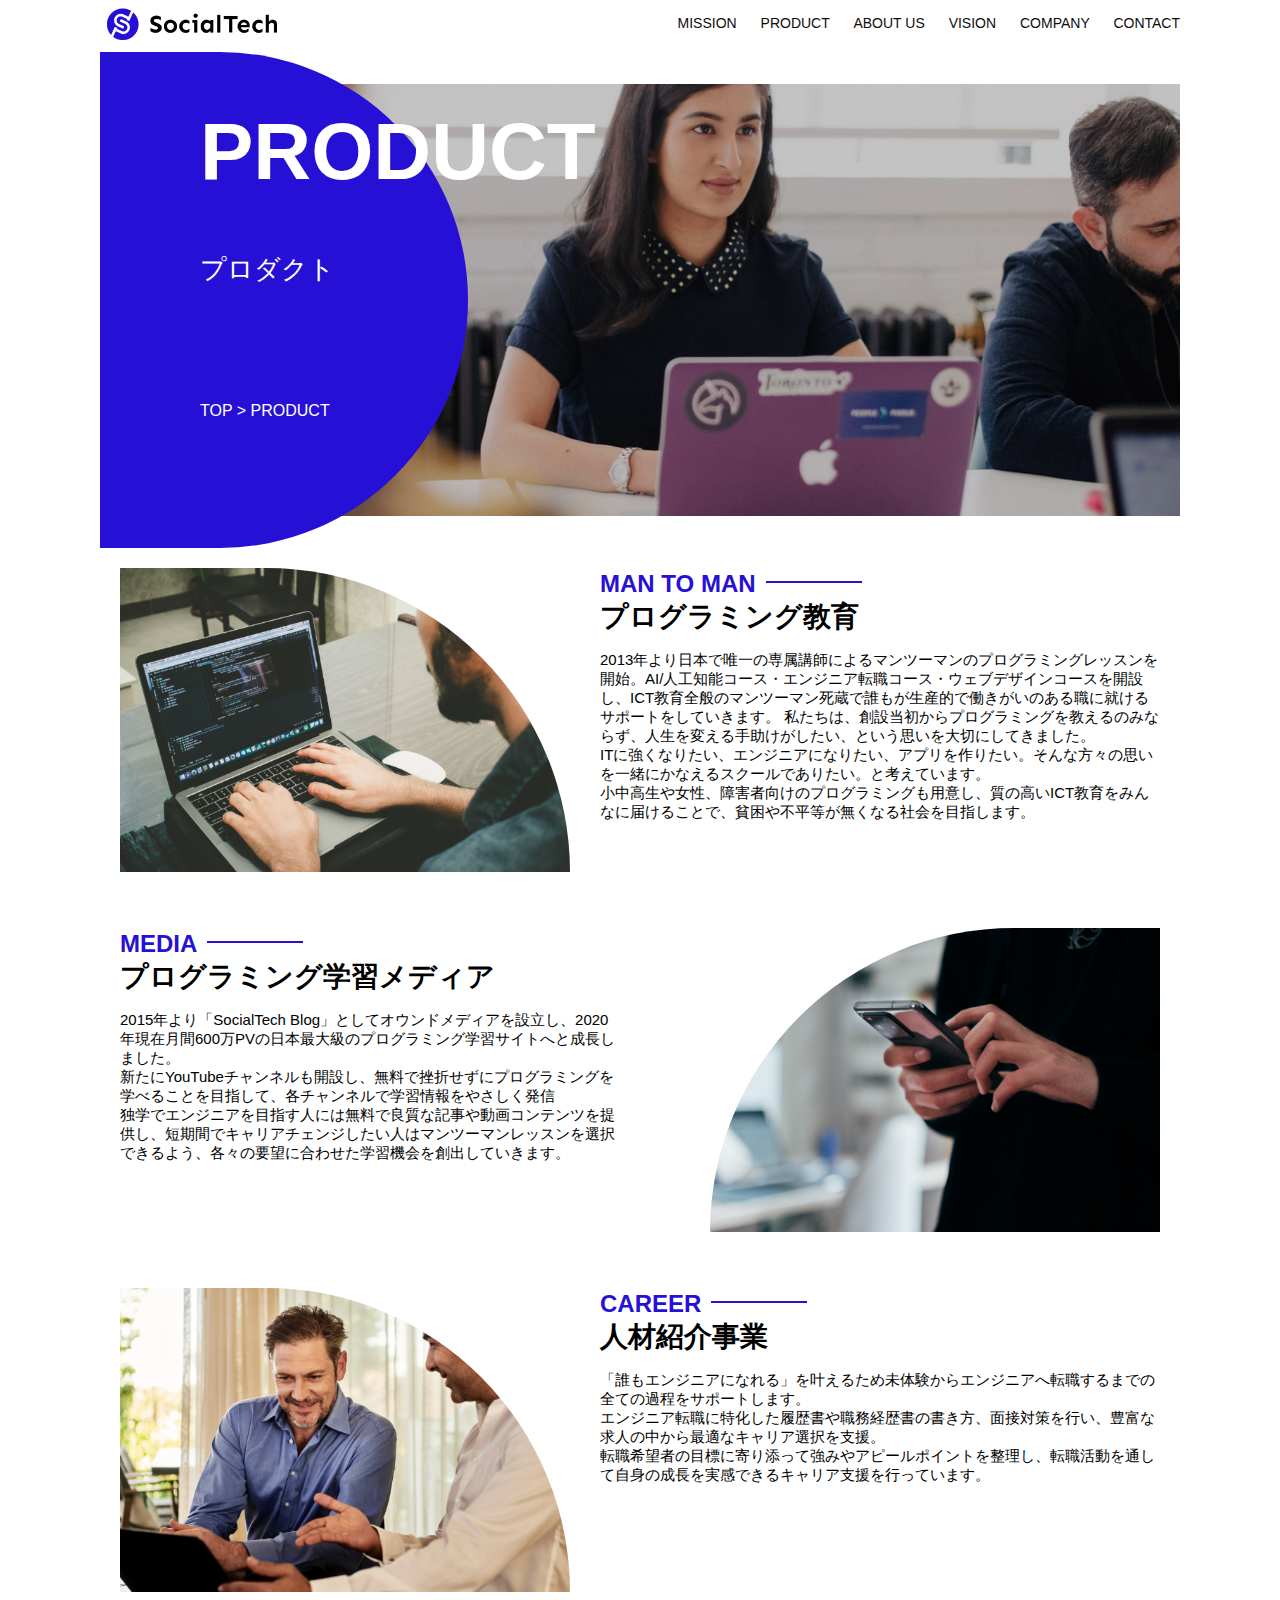
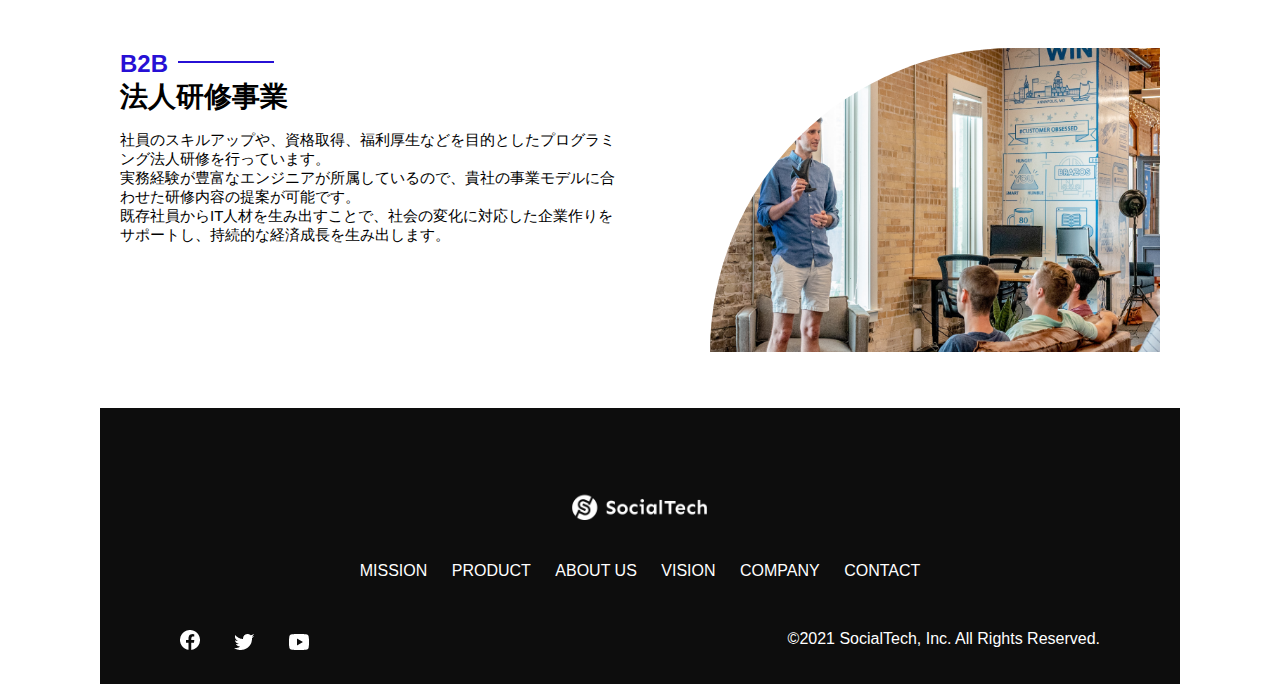
<file: kadai_tutorial_output/socialtech/product.html>
<!DOCTYPE html>
<html>
    <head>
        <title>SocialTech  -PRODUCT プロダクト-</title>
        <meta charset="UTF-8">
        <meta name="description" content="SocialTechの４つのプロダクトを紹介します">
        <meta name="viewport" content="width=device-width, initial-scale=1.0">
        <link rel="stylesheet" href="style.css">
       
    </head>
    <body>
        <header>
            <a href="index.html" id="logo"><img src="images/logo.png" alt="トップページに戻る"></a>
        
            <nav id="nav-pc">
                <a href="mission.html">MISSION</a>
                <a href="product.html">PRODUCT</a>
                <a href="index.html#aboutus">ABOUT US</a>
                <a href="index.html#vision">VISION</a>
                <a href="index.html#company">COMPANY</a>
                <a href="index.html#contact">CONTACT</a>
            </nav>
            <!--メニューボタン-->
           <img id="menu-sp" src="images/button-menu.png" alt="ナビゲーションを開く" onclick="document.getElementById('nav-sp').style.display = 'block'">
            <!--スマホ用ナビゲーション-->
            <nav id="nav-sp">
                <img id="close" src="images/button-close.png" alt="ナビゲーションを閉じる" onclick="document.getElementById('nav-sp').style.display = 'none'">
                <a id="logo-sp" href="index.html" onclick="document.getElementById('nav-sp').style.display = 'none'"><img
                src="images/logo-sp.png" alt="トップページに戻る"></a>
                <a class="menu" href="mission.html" onclick="document.getElementById('nav-sp').style.display = 'none'">MISSION</a>
                <a class="menu" href="product.html" onclick="document.getElementById('nav-sp').style.display = 'none'">PRODUCT</a>
                <a class="menu" href="index.html#aboutus" onclick="document.getElementById('nav-sp').style.display = 'none'">ABOUT
                US</a>
                <a class="menu" href="index.html#vision"
                onclick="document.getElementById(nav-sp).style.display = 'none'">VISION</a>
                <a class="menu" href="index.html#company"
                onclick="document.getElementById('nav-sp').style.display = 'none'">COMPANY</a>
                <a class="menu" href="index.html#contact"
                onclick="document.getElementById('nav-sp').style.display = 'none'">CONTACT</a>
                <div id="sns">
                    <a href="https://www.facebook.com/sejuku2013"><img src="images/button-facebook.png" alt="Facebookのリンク"></a>
                    <a href="https://twitter.com/samuraijuku"><img src="images/button-twitter.png" alt="Twitterのリンク"></a>
                    <a href="https://www.youtube.com/channel/UCCFOQO5aDK0xXam4cUQXT8g"><img src="images/button-youtube.png" alt="YouTubeのリンク"></a>
                </div>
            </nav>
        </header>
        <main>
            <article>
                <section id="product-main">
                    <div id="product-title">
                        <h1>PRODUCT</h1>
                        <span>プロダクト</span>
                        <div>TOP > PRODUCT</div>
                    </div>
                </section>
                <section class="product-section1">
                    <img src="images/product/product-mantoman.png" alt="PCでコードを書く男性">
                    <div>
                        <h2 class="product-h2">MAN TO MAN</h2>
                        <h3 class="product-h3">プログラミング教育</h3>
                        <p>
                            2013年より日本で唯一の専属講師によるマンツーマンのプログラミングレッスンを開始。AI/人工知能コース・エンジニア転職コース・ウェブデザインコースを開設し、ICT教育全般のマンツーマン死蔵で誰もが生産的で働きがいのある職に就けるサポートをしていきます。
                            私たちは、創設当初からプログラミングを教えるのみならず、人生を変える手助けがしたい、という思いを大切にしてきました。<br>ITに強くなりたい、エンジニアになりたい、アプリを作りたい。そんな方々の思いを一緒にかなえるスクールでありたい。と考えています。<br>小中高生や女性、障害者向けのプログラミングも用意し、質の高いICT教育をみんなに届けることで、貧困や不平等が無くなる社会を目指します。
                        </p>
                    </div>
                </section>
                <section class="product-section2">
                    <div>
                        <h2 class="product-h2">MEDIA</h2>
                        <h3 class="product-h3">プログラミング学習メディア</h3>
                        <p>2015年より「SocialTech
                            Blog」としてオウンドメディアを設立し、2020年現在月間600万PVの日本最大級のプログラミング学習サイトへと成長しました。<br>新たにYouTubeチャンネルも開設し、無料で挫折せずにプログラミングを学べることを目指して、各チャンネルで学習情報をやさしく発信<br>独学でエンジニアを目指す人には無料で良質な記事や動画コンテンツを提供し、短期間でキャリアチェンジしたい人はマンツーマンレッスンを選択できるよう、各々の要望に合わせた学習機会を創出していきます。
                        </p>
                    </div>
                    <img src="images/product/product-media.png" alt="スマートフォンを操作する人">
                </section>
                <section class="product-section1">
                    <img src="images/product/product-career.png" alt="笑顔で話し合う二人の男性">
                    <div>
                        <h2 class="product-h2">CAREER</h2>
                        <h3 class="product-h3">人材紹介事業</h3>
                        <p>
                            「誰もエンジニアになれる」を叶えるため未体験からエンジニアへ転職するまでの全ての過程をサポートします。<br>エンジニア転職に特化した履歴書や職務経歴書の書き方、面接対策を行い、豊富な求人の中から最適なキャリア選択を支援。<br>転職希望者の目標に寄り添って強みやアピールポイントを整理し、転職活動を通して自身の成長を実感できるキャリア支援を行っています。<br>
                        </p>
                    </div>
                </section>
                <section class="product-section2">
                    <div>
                        <h2 class="product-h2">B2B</h2>
                        <h3 class="product-h3">法人研修事業</h3>
                        <p>
                            社員のスキルアップや、資格取得、福利厚生などを目的としたプログラミング法人研修を行っています。<br>実務経験が豊富なエンジニアが所属しているので、貴社の事業モデルに合わせた研修内容の提案が可能です。<br>既存社員からIT人材を生み出すことで、社会の変化に対応した企業作りをサポートし、持続的な経済成長を生み出します。
                        </p>
                    </div>
                    <img src="images/product/product-b2b.png" alt="公演中の男性とそれを聴く人々">
                </section>
            </article>
            <footer>
                <div id="footer-logo">
                    <img src="images/logo-sp.png" alt="SocialTech">
                </div>
                <div id="footer-link">
                    <a href="mission.html">MISSION</a>
                    <a href="product.html">PRODUCT</a>
                    <a href="index.html#aboutus">ABOUT US</a>
                    <a href="index.html#vision">VISION</a>
                    <a href="index.html#company">COMPANY</a>
                    <a href="index.html#contact">CONTACT</a>
                </div>
                <div id="sns-footer">
                    <a href="https://www.facebook.com/sejuku2013"><img src="images/button-facebook.png" alt="Facebookのリンク"></a>
                    <a href="https://twitter.com/samuraijuku"><img src="images/button-twitter.png" alt="Twitterのリンク"></a>
                    <a href="https://www.youtube.com/channel/UCCFOQO5aDK0xXam4cUQXT8g"><img src="images/button-youtube.png" alt="YouTubeのリンク"></a>
                    <span id="copyright">&copy;2021 SocialTech, Inc. All Rights Reserved. </span>
                </div>
            </footer>
        </main>
    </body>
</html>
</file>
<file: kadai_013/style.css>
/* PC、スマホ共通スタイル */
body {
  font-family: "Source Sans Pro", "Hiragino Kaku Gothic ProN", Meiryo, Arial,
    sans-serif;
}

p {
  font-size: 15px;
}

#main-visual>img {
  width: 100%;
}

/*================
PC用のスタイル 
=================*/
@media screen and (min-width: 768px) {
  /* 横幅設定 */
  body {
    max-width: 1080px;
    min-width: 960px;
    margin: 0 auto 0 auto;
  }

  /* ヘッダー */
  header {
    display: flex;
    justify-content: space-between;
  }

  /* ナビゲーションのレイアウト */
  #nav-pc {
    text-align: right;
    font-size: 14px;
    padding-top: 15px;
  }

  /* ナビゲーションのリンクの装飾設定 */
  #nav-pc>a {
    text-decoration: none;
    margin-left: 20px;
  }

  #nav-pc>a:link {
    color: #0d0d0d;
  }

  #nav-pc>a:visited {
    color: #0d0d0d;
  }

  #nav-pc>a:hover {
    color: #0d0d0d;
    text-decoration: underline;
  }

  #nav-pc>a:active {
    color: #0d0d0d;
  }
  #menu-sp {
    display: none;
  }
  #nav-sp {
    display: none;
  }
}

@media screen and (max-width: 767px) {
  body {
    min-width: 375px;
    margin: 0;
  }
  #nav-pc {
    display: none;
  }
  #menu-sp {
    float: right;
    padding: 0;
  }
  #nav-sp {
    background-color: #ce933e;
    position: absolute;
    left: 0;
    top: 0;
    height: 100%;
    width: 100%;
    display: none;
    z-index: 100;

  }
  #close {
    position: absolute;
    top: 20px;
    right: 20px;
  }
  #logo-sp {
    margin: 80px 0px 30px 20px;
  }
  #nav-sp > a {
    display: block;
  }
  #nav-sp > a:link {
    color: #ffffff;
  }
  #nav-sp > a:visited {
    color: #ffffff;
  }
  #nav-sp > a:hover {
    color: #ffffff;
  }
  #nav-sp > a:hover {
    text-decoration: underline;
  }
  #nav-sp > a:active {
    color: #ffffff;
  }
  #nav-sp > .menu {
    text-decoration: none;
    display: block;
    margin: auto 20px auto 20px;
    height: 44px;
    font-size: 16px;
    background-image: url("images/arrow.png");
    background-repeat: no-repeat;
    background-position: right top;
  }
}
</file>
<file: kadai_tutorial_output/socialtech/style.css>
body{
    font-family: "Source Sans Pro", "Hiragino Kaku Gothic ProN", Meiryo,Arial,sans-serif;

}

p{
    font-size: 15px;
}

/*pc用のスタイル*/
@media screen and (min-width: 768px) {
    
body{
    max-width:  1080px;
    min-width: 960px;
    margin: 0 auto 0 auto;
}

header{
    display: flex;
    justify-content: space-between;
}

#nav-pc{
    font-size: 14px;
    padding-top: 15px;
}

#nav-pc > a{
    text-decoration: none;
    margin-left: 20px;
}

#nav-pc > a:link{
    color: #0d0d0d;
}
#nav-pc > a:visited {
    color: #0d0d0d;
}

#nav-pc > a:hover {
    color: #0d0d0d;
    text-decoration: underline;
}

#nav-pc > a:active {
    color: #0d0d0d;
}

/*スマホ用ナビを非表示*/
#nav-sp,
#menu-sp {
    display: none;
}

#main-visual{
    position: relative;
    height: 400px;
}
    #main-messege{
        position: absolute;
        top: 0;
        left: 0;
        background-color: #2710d5;
        color: #ffffff;
        border-radius:  0 0 476px 0;
        max-width: 620px;
        height: 100%;
        width: 100%;
        z-index: 11;    }

        #main-messege > h1 {
            font-size: 60px;
            font-weight: bold;
            margin: 100px 0 0 50px;


        }

        #main-messege > p {
            font-size: 28px;
            margin:  0 0 0 50px;

        }

        #main-visual > img {
            max-width: 620px;
            border-radius: 476px 0 0 0 ;
            position: absolute;
            top: 0;
            right: 0;
            right: 0;
            z-index: 10px;
        }

        h2{
            margin: 40px 0 0 0 ;

        }
        h2::after{
            content: url("images/line.png");
            margin-left: 10px;
        }

        h3{
            font-size: 27px;
        }

        #mission{
            margin: 80px auto 80px auto;
            width: 100%;
                }

        #mission-flex{
            width: 100%;
            display: flex;
        }    
        
        #mission-flex > div {
            width: 50%;
            margin: 20px;
        }

        #mission-photo {
            width: 100%;
                }
        
                #s2dgs {
                    margin-top:  50px;
                    width: 100%;
                }

    #product{
        background-color: #fafafa;
        margin: 80px 0 80px 0;
        padding: 10px 40px 0px 40px;
    }   
    
    #product > div {
        margin-top: 40px;
        display: flex;
    }

    #product-left {
        width: 50%;
        margin-right: 20px;
    }

    #product-right {
        width: 50%;
        margin-left: 20px;
        margin-top: 80px;
    }

    /*画僧説明*/
    #product-left > div {
        position: relative;
        height: 480px;
        margin-right: 20px;
    }

    #product-right > div {
        position: relative;
        height: 480px;
        margin-left: 20px;
    }

    /*画像*/
    .product-photo {
        width: 100%;
    }

    /*説明分の枠*/
    .product-exlpain {
        background-color: #ffffff;
        position: absolute;
        left: 0;
        top: 280px;
        margin: 0 40px 0 40px;
        padding: 20px;
        box-shadow: 5px 5px 10px rgba(0,0,0,0.05);
    }

    /*説明文の英語*/
    .product-exlpain > span {
        color: #2710d5;
        font-weight: bold;
        font-size: 16px;
        margin: 0;
    }

    /*説明文の見出し*/
    .product-exlpain > h3 {
        font-size: 20px;
        margin: 5px 0 5px 0;
    }

    /*説明文*/
    .product-exlpain > p {
        font-size: 14px;
        margin: 0;
    }

    /*もっとみるボタン*/
    #product-more {
        margin: auto -42px auto;
    }

    /*ABOUT US*/
    #aboutus {
        margin: 80px auto 80px auto;
    }

    /*３つの素子区分化と画像を入れる枠*/
    #aboutus > div {
        display: flex;
    }

    /*画像*/
    .culture-img {
        width: 100%;
        align-self: flex-start;
    }

    .culture-img2 {
        margin-top:  50px;
        width: 100%;
    }

    /*３つの組織文化の表*/
    .culture-table {
        margin-right: 50px;
    }

    /*番号*/
    .culture-num {
        font-size: 80px;
        color:#2710d5;
        margin: 0 20px 0 0;
    }

    /*組織文化英語*/
    .culture-en {
        color: #2710d5;
        font-weight: bold;
        font-size: 24px;
        display: block;
    }

    /*組織文化日本語*/
    .culture-jp {
        font-size: 28px;
        font-weight: bold;
    }

    /*説明文*/
    .culture-description {
        margin: 0;
    }

    #vision {
        margin: 80px auto 80px auto;
    }

    /*セクション内の外枠*/
    #vision > div {
        width: 100%;
        display: flex;
        justify-content: space-between;
        flex-wrap: wrap;
    }

    /*７つの行動方針の枠*/
    .vision-box {
        width: 300px;
        height: 300px;
        margin-bottom: 30px;
        position: relative;
    }

    .vision-box > img {
        width: 100%;
        height: auto;
        position: absolute;
        top: 0;
        left: 0;
        z-index: 30;
    }

    .vision-box > span {
        position: absolute;
        top: 0;
        left: 0;
        z-index: 31;
        margin-right: 20px;
    }

    .vision-box > span > h4 {
        color: #2710d5;
        font-size: 19px;
        margin: 80px 0 0 0;
    }

    .vision-box > span > h4::first-letter {
        font-size: 40px;
    }

    .vision-box > span > h5 {
        font-size: 20px;
        margin: 0 0 0 0;
    }

    .vision-box > span > p {
        margin: 10px 0 0 0;
    }

    /*会社概要*/
    #company {
        margin: 80px auto 80px auto;
    }

    #company-table {
        width: 100%;
    }

    .tableheader {
        text-align: left;
        padding: 20px;
        border-bottom-color: #2710d5;
        border-bottom-width: 1px;
        border-bottom-style: solid;
        width: 100px;
    }

    .tableheader-first {
        text-align: left;
        padding: 20px;
        border-bottom-color: #2710d5;
        border-bottom-width: 1px;
        border-bottom-style: solid;
        border-top-color: #2710d5;
        border-top-width: 1px;
        border-top-style: solid;
        width: 100px;
    }

    .cell {
        padding: 30px;
        border-bottom-color: #ececec;
        border-bottom-width: 1px;
        border-bottom-style: solid;
    }

    .cell-first {
        padding: 30px;
        border-bottom-color: #ececec;
        border-bottom-width: 1px;
        border-bottom-style: solid;
        border-top-color: #ececec;
        border-top-width: 1px;
        border-top-style: solid;
    }

    #company > iframe {
        width: 100%;
        height: 368px;
        margin-top: 40px;
    }

    /*お問い合わせ*/
    #contact {
        margin: 80px auto 80px auto;
    }

    /*外枠*/
    #contact > form > div {
        display: flex;
        flex-direction: row;
        flex-wrap: wrap;
        padding-bottom: 30px;
    }

    /*左列の見出し*/
    .contact-heading {
        width: 240px;
        align-self: center;
    }

    /*見出しのラベル*/
    .contact-label {
     
            font-weight: bold;
    }
        /*必須*/
        .contact-span {
            color: #ce2222;
            margin: 0 0 0 20px;
            font-weight: bold;
        }

        /*テキストボックス*/
        .contact-textbox {
            border-top: 0;
            border-left: 0;
            border-right: 0;
            border-bottom-width: 1px;
            border-bottom-color: #707070;
            border-bottom-style: solid;
            background-color: #fafafa;
            width: 400px;
            height: 56px;
        }

        /*お問い合わせ内容のテキストエリア*/
        .contact-textarea {
            border-top: 0;
            border-left: 0;
            border-right: 0;
            border-bottom-width: 1px;
            border-bottom-color: #707070;
            border-bottom-style: solid;
            background-color: #fafafa;
            width: 400px;
            height: 200px;
        }

        /*個人情報の取り扱い*/
        details {
            width: 700px;
        }
        details > div {
            background-color: #fafafa;
            padding: 20px;
        }
        details > div > span {
            font-weight: bold;
        }

        /*フッター*/
        footer {
            background-color: #0d0d0d;
            text-align: center;
            padding: 80px 80px 30px 80px;
        }

        #footer-logo {
            margin-bottom: 30px;
        }

        #footer-link {
            margin-bottom: 50px;
        }
        #footer-link > a {
            text-decoration: none;
            margin: 10px;
        }
#footer-link > a:link {
    color: #ffffff;
}
#footer-link > a:visited {
    color: #ffffff;
}    
#footer-link > a:hover {
    color: #ffffff;
    text-decoration: underline;
}
#footer-link > a:active {
    color: #ffffff;
}

#sns-footer {
    text-align: left;
    width: 100%;
}

#sns-footer > a {
    margin-right: 30px;
}

#copyright {
    color: #ffffff;
    float: right;
}
/*mission.html用スタイル*/
/*ミッションのメインビジュアル*/
#mission-main {
    height: 496px;
    width: 100%;
    background-image: url("images/mission/mission-main.png");
    background-repeat: no-repeat;
    background-position-y: center;
}
#mission-title {
    background-color: #2710d5;
    width: 368px;
    color: #ffffff;
    height: 496px;
    border-radius: 0 248px 248px 0;
    position: relative;
}

#mission-title > h1 {
    position: absolute;
    top: 0;
    left: 100px;
    font-size: 80px;
}
#mission-title > span {
    position: absolute;
    top: 200px;
    left: 100px;
    font-size: 26px;
}

#mission-title > div {
    position: absolute;
    top: 350px;
    left: 100px;
    font-size: 16px;
}
#mission-s2dgs {
    width: 100%;
    margin: 20px;
}
.mission-h2 {
    color: #2710d5;
    font-size: 40px;
}
.mission-h2::after {
    content: none;
}

#mission-5goals {
    margin: 20px;
    display: flex;
}

#mission-5goals > div {
    flex-grow: 1;
    padding: 20px;
}

#mission-5goals > div > div {
    margin-bottom: 40px;
}

.fivegoals-image-right {
    float: right;
    margin: 20px;
}

.fivegoals-image-left {
    float: left;
    margin: 20px;
}

.fivegoals-number {
    color: #2710d5;
    font-size: 48px;
    margin: 0;
}

.fivegoals-h3 {
    font-size: 28px;
    margin: 0;
}

.fivegoals-p {
    margin: 0;
}
/*プロダクトページ*/
#product-main {
    height: 496px;
    width: 100%;
    background-image: url("images/product/product-main.png");
    background-repeat: no-repeat;
    background-position-y: center;
}
#product-title {
    background-color: #2710d5;
    width: 368px;
    color: #ffffff;
    height: 496px;
    border-radius: 0 248px 248px 0;
    position: relative;
}
#product-title > h1 {
    position: absolute;
    top: 0;
    left: 100px;
    font-size: 80px;
}

#product-title > span {
    position: absolute;
    top: 200px;
    left: 100px;
    font-size: 26px;
}
#product-title > div {
    position: absolute;
    top: 350px;
    left: 100px;
    font-size: 16px;
}
/*セクション*/
.product-section1 {
    position: relative;
    margin: 20px;
    height: 340px;
}

.product-section1 > img {
    position: absolute;
    top: 0;
    left: 0;
    width: 450px;
    margin: 0 40px 30px 0;
    border-radius: 0 432px 0 0;
}

.product-section1 > div {
    position: absolute;
    top: 0;
    left: 480px;
}

/*セクション2*/
.product-section2 {
    position: relative;
    margin: 20px;
    height: 340px;
}

.product-section2 > img {
    position: absolute;
    top: 0;
    right: 0;
    width: 450px;
    margin: 0 0 30px 40px;
    border-radius: 432px 0 0 0;
}

.product-section2 > div {
    width: 500px;
    position: absolute;
    top: 0;
    left: 0;
}

.product-h2 {
    color: #2710d5;
    font-size: 24px;
    margin: 0;
}

.product-h3 {
    font-size: 28px;
    margin: 0;
}

}

/*スマートフォン用のスタイル*/

@media screen and (max-width:767px) {
    body {
        min-width: 375px;
        margin: 0;
    }

    /*PC用のナビゲーション非表示*/
    #nav-pc {
        display: none;
    }

    /*ハンバーガーメニュー*/
    #menu-sp {
        float: right;
        padding: 0;
    }

    /*スマホ用ナビゲーションの表示切替*/
    /*初期状態、レイアウトと非表示設定*/
    #nav-sp {
        background-color: #2710d5;
        position: absolute;
        left: 0;
        top: 0;
        height: 100%;
        width: 100%;
        display: none;
        z-index: 100;
    }

    /*×ボタン*/
    #close {
        position: absolute;
        top: 20px;
        right: 20px;
    }

    /*ナビゲーションメニュー用ロゴ*/
    #logo-sp {
        margin: 80px 0 30px 20px;
    }

    #nav-sp > a {
        display: block;
    }
    #nav-sp > a:link {
        color: #ffffff;
    }
    #nav-sp > a:visited {
        color: #ffffff;
    }
    #nav-sp > a:hover {
        color: #ffffff;
        text-decoration: underline;
    }
    #nav-sp > a:active {
        color: #ffffff;
    }
    #nav-sp > .menu {
        text-decoration: none;
        display: block;
        margin: 0 20px 0 20px;
        height: 44px;
        font-size: 16px;
        background-image: url(images/arrow.png);
        background-repeat: no-repeat;
        background-position: right top;

    }
    #sns {
        position: absolute;
        bottom: 20px;
        left: 20px;
    }
    #sns > a {
        margin-right: 30px;
    }

    /*メインビジュアル*/
    #main-visual {
        position: relative;
        height: 470px;
        width: 100%;
        overflow: hidden;
    }
    #main-visual > div {
        position: absolute;
        top: 0;
        left: 0;
        background-color: #2710d5;
        color: white;
        border-radius: 0 0 476px 0;
        text-align: center;
        height: 280px;
        width: 100%;
        z-index: 11;
    }
    #main-visual > div > h1 {
        font-size: 28px;
        margin: 90px 0 0 0;
    }

    #main-visual > div > p {
        margin: 0;
    }
    #main-visual > img {
        width: 100%;
        border-radius: 476px 0 0 0;
        z-index: 10;
        position: absolute;
        bottom: 0;
        right: 0;
    }
    /*見出し*/
    h2::after {
    content: url(images/line.png);
    margin-left: 10px;
    }
    h3 {
        font-size: 24px;
        margin: 10px 0 0 0;
    }
    /*ミッション*/
    #mission {
        margin: 20px;

    }
    #mission-photo {
        width: 100%;
    }
    #s2dgs {
        width: 100%;
    }
    /*プロダクト*/
    #product {
        background-color: #fafafa;
        padding-top: 10px;
    }
    #product h2 {
        margin-left: 20px;
    }
    /*外枠*/
    /*左右のカラム、スマホは縦並び*/
    #product-left,
    #product-right {
        margin-right: 20px;
        margin-left: 20px;
    }

    /*画像＋説明の枠*/
    #product-left > div,
    #product-right > div {
        position: relative;
        height: 540px;
    }
    /*説明文の枠*/
    .product-explain {
        background-color: #ffffff;
        position: absolute;
        left: 0;
        bottom: 50px;
        padding: 20px;
        box-shadow: 5px 5px 10px rgba(0,0,0,0.05);
    }
    .product-exlpain > span {
        color: #2710d5;
        font-weight: bold;
        font-size: 16px;
        margin: 0px;
    }
    .product-exlpain > h3 {
        margin: 10px 0 10px 0;
    }
    /*画像*/
    .product-photo {
        width: 100%;
    }
    #product-more > img {
        margin: 0 0 -42px 20px;
    }
    /*ABOUT US*/
    #aboutus {
        margin: 80px 20px 80px 20px;
    }
    #aboutus > div {
        display: flex;
        flex-direction: column;
    }
    .culture-table {
        width: 100%;
        padding-right: 20px;
        order: 2;
    }
    .culture-img {
        width: 100%;
        order: 1;
    }
    .culture-img2 {
        width: 100%;
    }
    .culture-num {
        font-size: 80px;
        color: #2710d5;
    }
    .culture-en {
        color: #2710d5;
        font-weight: bold;
        font-size: 24px;
        display: block;
    }
    .culture-jp {
        display: block;
    }
    .culture-description {
        margin: 0;
    }
    /*ビジョン*/
    #vision {
        margin: 80px 20px 80px 20px;
    }
    .vision-box {
        width: 300px;
        height: 300px;
        margin-bottom: 30px;
        position: relative;
    }

    .vision-box > img {
        width: 100%;
        height: auto;
        position: absolute;
        top: 0;
        left: 0;
        z-index: 30;
    }

    .vision-box > span {
        position: absolute;
        top: 0;
        left: 0;
        z-index: 31;
        margin-right: 20px;

    }
.vision-box > span > h4 {
    color: #2710d5;
    font-size: 19px;
    margin: 60px 0 0 0;
}
.vision-box > span > h5 {
    font-size: 20px;
    margin: 0 0 0 0;
}
.vision-box > span > p {
    margin: 10px 0 0 0;
}

/*会社概要*/
#company {
    margin: 0 20px 0 20px;
}

#company > h3 {
    margin-bottom: 20px;
}

#company > table {
    width: 100%;
}

.tableheader-first {
    text-align: left;
    padding: 20px;
    border-bottom-color: #2710d5;
    border-bottom-width: 1px;
    border-bottom-style: solid;
    border-top-color: #2710d5;
    border-top-width: 1px;
    border-top-style: solid;
    width: 50px;
}
.tableheader {
    text-align: left;
    padding: 20px;
    border-bottom-color: #2710d5;
    border-bottom-width: 1px;
    border-bottom-style: solid;
    width: 50px;
}

.cell {
    padding: 20px;
    border-bottom-color: #ececec;
    border-bottom-width: 1px;
    border-bottom-style: solid;
}
.cell-first {
    padding: 20px;
    border-bottom-color: #ececec;
    border-bottom-width: 1px;
    border-bottom-style: solid;
    border-top-color:#ececec;
    border-top-width: 1px;
    border-top-style: solid;
}

#company > iframe {
    width: 100%;
    height: 240px;
    margin: 40px 0 0 0;
}

/*お問い合わせ*/
#contact {
    margin: 80px 20px 80px 20px;
}
#contact > h3 {
    margin-bottom: 20px;
}
#contact > form > div {
    margin-bottom: 20px;
}
.contact-heading {
    margin-bottom: 20px;
}
/*ラベル*/
.contact-label {
    font-weight: bold;
}

/*必須*/
.contact-span {
    color: #ce2222;
    margin: 0 0 0 20px;
    font-weight: bold;
}

.contact-textbox {
    height: 56px;
    border-top: 0;
    border-left: 0;
    border-right: 0;
    background-color: #fafafa;
    border-bottom-color: #707070;
    border-bottom-width: 1px;
    border-style: solid;
    min-width: 300px;
    width: 100%;

}
.contact-textarea {
    height: 150px;
    border-top: 0;
    border-left: 0;
    border-right: 0;
    background-color: #fafafa;
    width: 100%;
}
.radiobutton {
    margin-bottom: 20px;

}

.radiobutton + label::after {
    content: "\A";
    white-space: pre;
}
/*フッター*/
footer {
    background-color: #0d0d0d;
    padding: 30px 20px 50px 20px;
}

#footer-logo {
    margin-bottom: 30px;
}

#footer-link {
    margin-bottom: 50px;

}
#footer-link-link > a {
    text-decoration: none;
    margin: 0 20px 30px 0;
    display: block;
    background-image: url("images/arrow.png");
    background-repeat: no-repeat;
    background-position: right top;
}
#footer-link > a:link {
    color: #ffffff;
}
#footer-link > a:visited {
    color: #ffffff;
}
#footer-link > a:hover {
    color: #ffffff;
    text-decoration: underline;
}
#footer-link > a:active {
    color: #ffffff
}
#sns-footer > a {
    margin-right: 30px;
}
#copyright {
    font-size: 12px;
    display: block;
    margin-top: 30px;
    color: #ffffff;
}

/*mission.html用スタイル*/
/*ミッションのメインビジュアル*/
#mission-main {
    height: 256px;
    width: 100%;
    background-image: url("images/mission/mission-main.png");
    background-repeat: no-repeat;
    background-position-y: center;
    background-size: auto 208px;
}

#mission-title {
    background-color: #2710d5;
    width: 136px;
    color: #ffffff;
    height: 256px;
    border-radius: 0 248px 248px 0;
    position: relative;
}
#mission-title > h1 {
    position: absolute;
    top: 0;
    left: 20px;
    font-size: 40px;
}

#mission-title > span {
    position: absolute;
    top: 110px;
    left: 20px;
    font-size: 18px;
}

#mission-title > div {
    position: absolute;
    top: 180px;
    left: 20px;
    font-size: 13px;
}

/*ミッションページ　S2DGｓの設定*/
#mission-s2dgs {
    margin: 20px;
}

.mission-h2 {
    color: #2710d5;
    font-size: 38px;
    margin: 0px;
}

.mission-h2::after {
    content: none;
}

#mission-s2dgs > img {
    width: 100%;
}

/*ミッションページ　５Goalsの設定*/
#mission-5goals {
    margin: 20px;
}

#mission-5goals > div > div {
    margin-bottom: 40px;
}

#s2dgs-image {
    width: 100%;
}
.fivegoals-image-right {
    margin: 20px auto 20px auto;
    display: block;
}

.fivegoals-image-left {
    margin: 20px auto 20px auto;
    display: block;
}

.fivegoals-number {
    color: #2710d5;
    font-size: 48px;
    margin: 0;
}

.fivegoals-h3 {
    font-size: 28px;
    margin: 0;
}

.fivegoals-p {
    margin: 0;
}

/*プロダクトページ*/
#product-main {
    height: 256px;
    width: 100%;
    background-image: url(images/product/product-main.png);
    background-repeat: no-repeat;
    background-position-y: center;
    background-size: auto 208px;
}
#product-title {
    background-color: #2710d5;
    width: 136px;
    color: #ffffff;
    height: 256px;
    border-radius: 0 248px 248px 0;
    position: relative;
}
#product-title > h1 {
    position: absolute;
    top: 0;
    left: 20px;
    font-size: 40px;
}
#product-title > span {
    position: absolute;
    top: 110px;
    left: 20px;
    font-size: 18px;
}
#product-title > div {
    position: absolute;
    top: 180px;
    left: 20px;
    font-size: 13px;
}

.product-section1 {
    margin: 20px;

}
.product-section1 > img {
    width: 100%;
    border-radius: 0 300px 0 0;
}

.product-section2 {
    margin: 20px;
    display: flex;
    flex-direction: column;
}
.product-section2 > img {
    order: 1;
    width: 100%;
    border-radius: 300px 0 0 0;
}
.product-section2 > div {
    order: 2;
}
.product-h2 {
    color: #2710d5;
    font-size: 24px;
    margin: 0;
}

}
</file>
